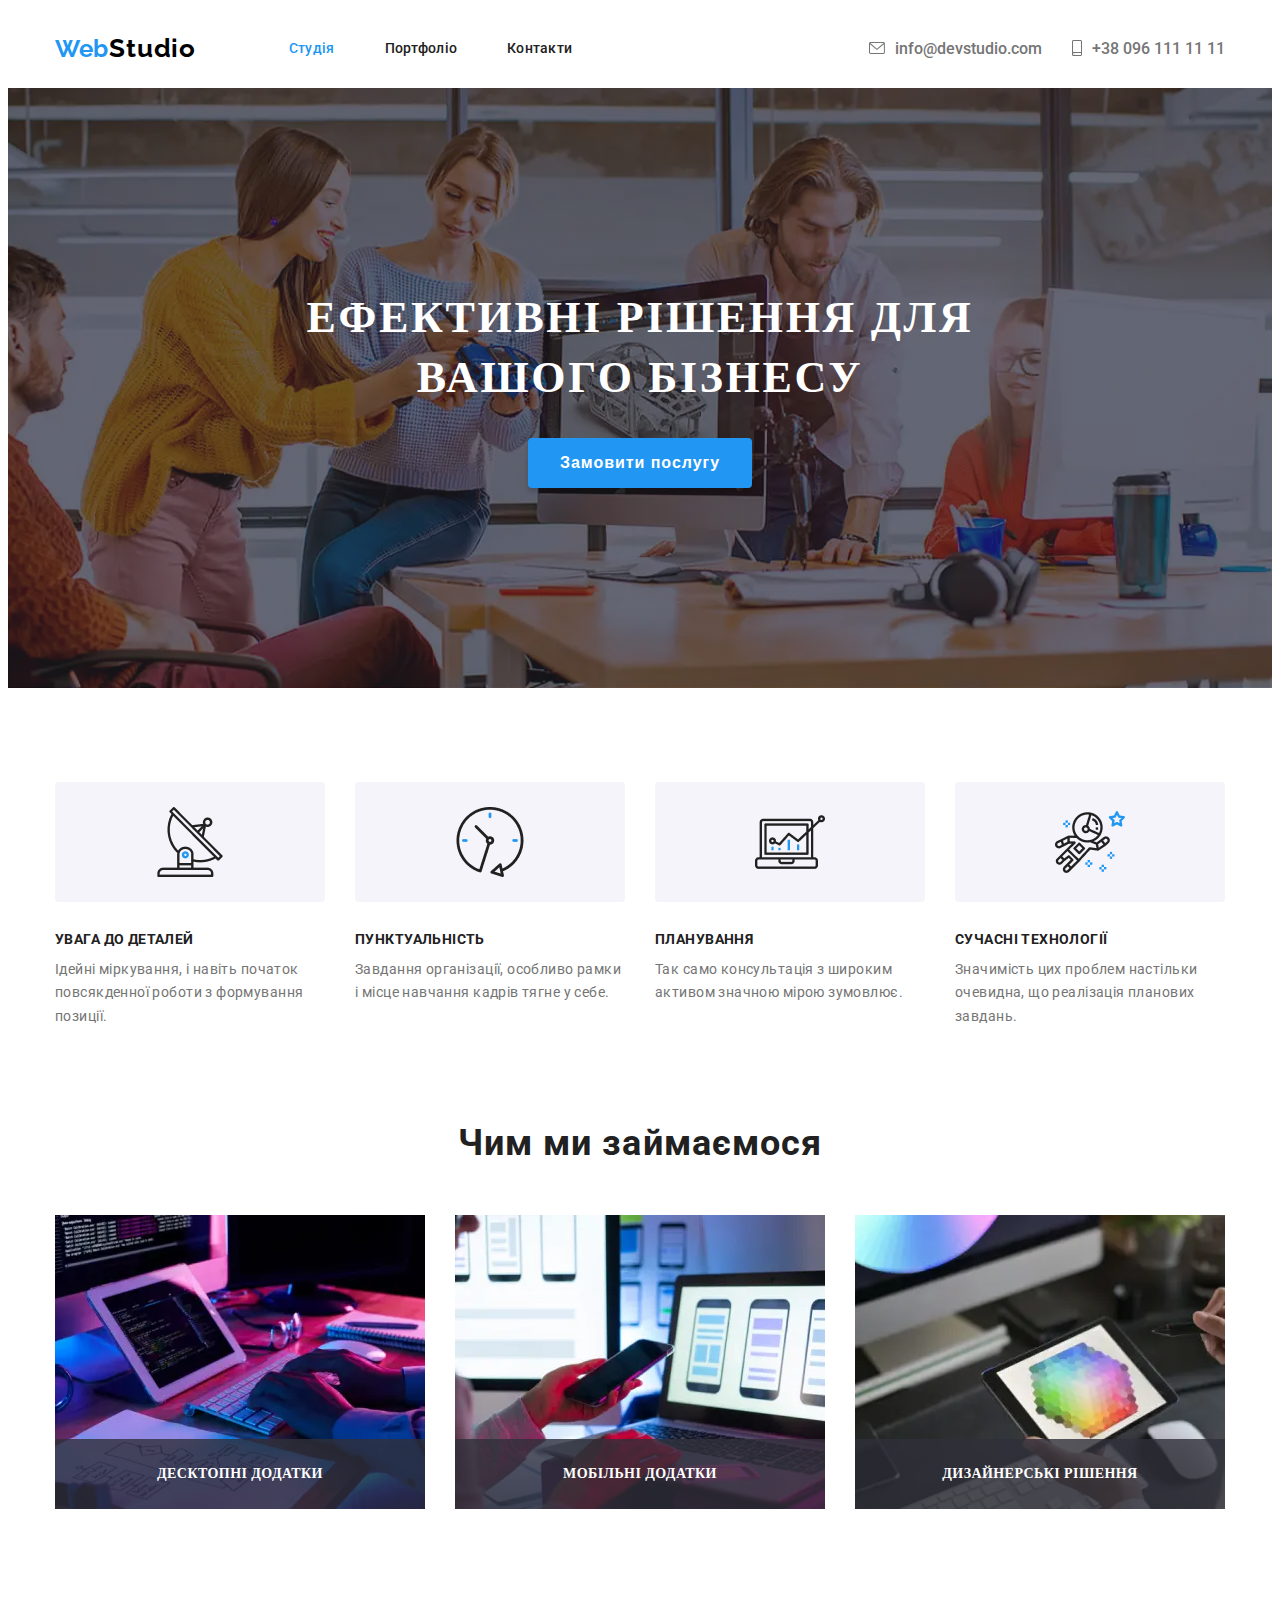
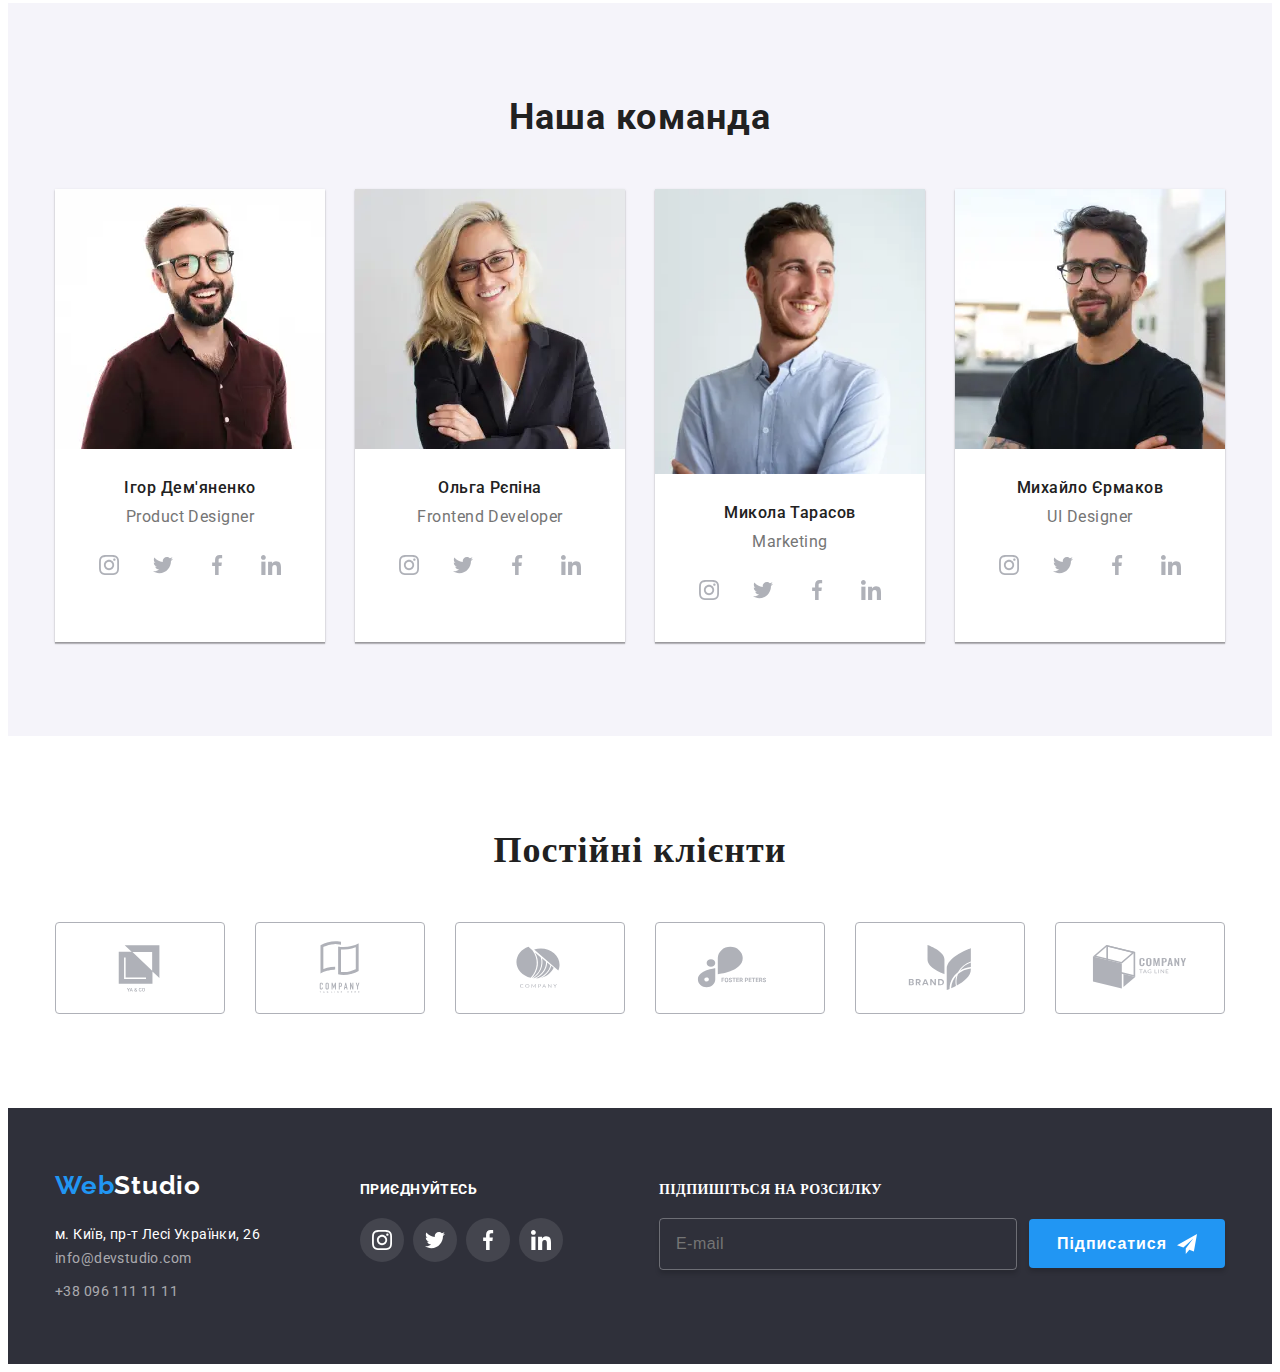
<file: index.html>
<!DOCTYPE html>
<html lang="en">

<head>
    <meta charset="UTF-8">
    <meta name="viewport" content="width=device-width, initial-scale=1.0">
    <title>WebStudio</title>
    <link rel="stylesheet" href="https://cdnjs.cloudflare.com/ajax/libs/modern-normalize/2.0.0/modern-normalize.min.css"
        integrity="sha512-4xo8blKMVCiXpTaLzQSLSw3KFOVPWhm/TRtuPVc4WG6kUgjH6J03IBuG7JZPkcWMxJ5huwaBpOpnwYElP/m6wg=="
        crossorigin="anonymous" referrerpolicy="no-referrer" />
    <link rel="preconnect" href="https://fonts.googleapis.com">
    <link rel="preconnect" href="https://fonts.gstatic.com" crossorigin>
    <link
        href="https://fonts.googleapis.com/css2?family=Raleway:ital,wght@0,100..900;1,100..900&family=Roboto:ital,wght@0,100;0,300;0,400;0,500;0,700;0,900;1,100;1,300;1,400;1,500;1,700;1,900&display=swap"
        rel="stylesheet">
    <link rel="stylesheet" href="./scss/main.css    ">
</head>

<body>
    <header class="header">
        <div class="container box">

            <a href="./index.html" class="header__logo"> <span class="logo__span"> Web</span>Studio </a>
            <button type="button" class="header__btn " js-open-menu>
                <svg class="header__menu">
                    <use href="./img/symbol-defs.svg#icon-byrger"></use>
                </svg>
            </button>
            <nav class="header__nav">
                <ul class="nav__list">
                    <li class="nav__item"><a href="./index.html" class="nav__link active"
                            style="color: #2196F3;">Студія</a></li>
                    <li class="nav__item"><a href="./pages/portfolio.html" class="nav__link">Портфоліо</a>
                    </li>
                    <li class="nav__item"><a href="#footer" class="nav__link">Контакти</a></li>
                </ul>
            </nav>
            <ul class="header__list">
                <li class="header__item">
                    <a href="mailto:info@devstudio.com" class="header__link"><svg class="header__svg">
                            <use href="./img/symbol-defs.svg#icon-email"></use>
                        </svg><span class="header__cell">info@devstudio.com</span> </a>
                </li>
                <li class="header__item">
                    <a href="tel:+380961111111" class="header__link"><svg class="header__svg">
                            <use href="./img/symbol-defs.svg#icon-telephone"></use>
                        </svg><span class="header__cell">+38 096 111 11 11</span> </a>
                </li>
        </div>
        </ul>
        <div class="mobile__menu  is__hidden" js-menu-container>
            <button type="button" class="mobile__cerrar " js-close-menu>
                <svg class="close">
                    <use href="./img/symbol-defs.svg#icon-close"></use>
                </svg>
            </button>
            <ul class="mobile__list">
                <li class="mobile__item">
                    <a href="./index.html" class="mobile__text active">Студія</a>
                </li>
                <li class="mobile__item">
                    <a href="./pages/portfolio.html" class="mobile__text ">Портфоліо</a>
                </li>
                <li class="mobile__item">
                    <a href="#footer" class="mobile__text ">Контакти</a>
                </li>
                <li class="mobile__item">
                    <a href="mailto:info@devstudio.com" class="mobile__text" style=" color: #2196F3;
                     font-size: 34px; font-weight: 500; letter-spacing: 0.68px;">+38 096 111 11 11</a>
                </li>
                <li class="mobile__item">
                    <a href="tel:+380961111111" class="mobile__text " style="color: #757575;
                    font-size: 24px;
                    font-weight: 500;
                    letter-spacing: 0.48px;">info@devstudio.com</a>
                </li>
            </ul>
            <ul class="mobile__lest">
                <li class="lest__item">
                    <a href="#" class="item__text">Instagram</a>
                </li>
                <li class="lest__item">
                    <div></div>
                </li>
                <li class="lest__item">
                    <a href="#" class="item__text">Twitter</a>
                </li>
                <li class="lest__item">
                    <div></div>
                </li>
                <li class="lest__item">
                    <a href="#" class="item__text">Facebook</a>
                </li>
                <li class="lest__item">
                    <div></div>
                </li>
                <li class="lest__item">
                    <a href="#" class="item__text">LinkedIn</a>
                </li>
            </ul>
        </div>
    </header>
    <main>
        <!-- Секція герой -->
        <section class="hero">
            <div class="container">
                <h1 class="hero__title">Ефективні рішення для вашого бізнесу</h1>
                <button type="button" class="hero__button" data-modal-open>Замовити послугу</button>
            </div>
        </section>
        <!-- Наші переваги -->
        <section class="advantages">
            <div class="container">
                <ul class="advantages__list">
                    <li class="advantages__item">
                        <h2 class="advantages__title">УВАГА ДО ДЕТАЛЕЙ</h2>
                        <p class="advantages__text">Ідейні міркування, і навіть початок повсякденної роботи з формування
                            позиції.
                        </p>
                    </li>
                    <li class="advantages__item">
                        <h2 class="advantages__title">ПУНКТУАЛЬНІСТЬ</h2>
                        <p class="advantages__text">Завдання організації, особливо рамки і місце навчання кадрів тягне у
                            себе.</p>
                    </li>
                    <li class="advantages__item">
                        <h2 class="advantages__title">ПЛАНУВАННЯ</h2>
                        <p class="advantages__text">Так само консультація з широким активом значною мірою зумовлює.</p>
                    </li>
                    <li class="advantages__item">
                        <h2 class="advantages__title">СУЧАСНІ ТЕХНОЛОГІЇ</h2>
                        <p class="advantages__text">Значимість цих проблем настільки очевидна, що реалізація планових
                            завдань.</p>
                    </li>
                </ul>
            </div>
        </section>
        <!-- Чим ми займаємося -->
        <section class="work">
            <div class="container">
                <h2 class="work__title">Чим ми займаємося</h2>
                <ul class="work__list">
                    <li class="work__item">
                        <picture>
                            <source
                                srcset="./img/dekstop/desktopdodat@2x.webp 2x, ./img/dekstop/desktopdodat@1x.webp 1x"
                                media="(min-width: 1200px)">
                            <img src="./img/computer.jpg" alt="Computer" class="work__img">
                        </picture>
                        <div class="work__box">
                            <p class="work__text">Десктопні додатки</p>
                        </div>
                    </li>
                    <li class="work__item">
                        <picture>
                            <source
                                srcset="./img/dekstop/mobiledodatkudekstop@2x.webp 2x, ./img/dekstop/mobiledodatkudekstop@1x.webp 1x"
                                media="(min-width: 1200px)">
                            <img src="./img/tel.jpg" alt="Tel" class="work__img">
                        </picture>
                        <div class="work__box">
                            <p class="work__text">Мобільні додатки</p>
                        </div>
                    </li>
                    <li class="work__item">
                        <picture>
                            <source
                                srcset="./img/dekstop/dizainedodat@2x.webp 2x, ./img/dekstop/dizainedodat@1x.webp 1x"
                                media="(min-width: 1200px)">
                            <img src="./img/tablet.jpg" alt="Tablet" class="work__img">
                        </picture>
                        <div class="work__box">
                            <p class="work__text">Дизайнерські рішення</p>
                        </div>
                    </li>
                </ul>
            </div>
        </section>
        <!-- Наша Команда -->
        <section class="comand">
            <div class="container">
                <h2 class="comand__title">Наша команда</h2>
                <ul class="comand__list">
                    <li class="comand__item">
                        <picture>
                            <source srcset="./img/dekstop/igordesktop@1x.webp 1x, ./img/dekstop/igordesktop@2x.webp 2x"
                                media="(min-width: 1200px)" />
                            <source srcset="./img/tablet/igortablet@1x.webp 1x, ./img/tablet/igortablet@2x.webp 2x,"
                                media="(min-width: 768px)">
                            <source srcset="./img/mobile/igormobile@1x.webp 1x, ./img/mobile/igormobile@2x.webp 2x,"
                                media="(max-width: 767px)">
                            <img src="./img/igor.jpg" alt="Ігор" class="comand__img">
                        </picture>
                        <div class="comand__box">
                            <h3 class="comand__subtitle">Ігор Дем'яненко</h3>
                            <p class="comand__text">Product Designer</p>
                            <ul class="comand__lest">
                                <li class="comand__iteam"><a href="" class="comand__lenk"><svg class="comand__svg">
                                            <use href="./img/symbol-defs.svg#icon-instagram"></use>
                                        </svg></a></li>
                                <li class="comand__iteam"><a href="" class="comand__lenk"><svg class="comand__svg">
                                            <use href="./img/symbol-defs.svg#icon-twitter"></use>
                                        </svg></a> </li>
                                <li class="comand__iteam"><a href="" class="comand__lenk"><svg class="comand__svg">
                                            <use href="./img/symbol-defs.svg#icon-facebook"></use>
                                        </svg></a></li>
                                <li class="comand__iteam"> <a href="" class="comand__lenk"><svg class="comand__svg">
                                            <use href="./img/symbol-defs.svg#icon-linkedin"></use>
                                        </svg></a></li>
                            </ul>
                        </div>
                    </li>
                    <li class="comand__item">
                        <picture>
                            <source srcset="img/dekstop/olgadesktop@1x.webp 1x, img/dekstop/olgadesktop@2x.webp 2x,"
                                media="(min-width: 1200px)">
                            <source srcset="./img/tablet/olgatablet@1x.webp 1x, ./img/tablet/olgatablet@2x.webp 2x"
                                media="(min-width: 768px)">
                            <source srcset="./img/mobile/olgamobile@1x.webp 1x, ./img/mobile/olgamobile@2x.webp 2x"
                                media="(max-width: 767px)">
                            <img src="./img/olga.jpg" alt="Ольга" class="comand__img">
                        </picture>

                        <div class="comand__box">
                            <h3 class="comand__subtitle">Ольга Рєпіна</h3>
                            <p class="comand__text">Frontend Developer</p>
                            <ul class="comand__lest">
                                <li class="comand__iteam"><a href="" class="comand__lenk"><svg class="comand__svg">
                                            <use href="./img/symbol-defs.svg#icon-instagram"></use>
                                        </svg></a></li>
                                <li class="comand__iteam"><a href="" class="comand__lenk"><svg class="comand__svg">
                                            <use href="./img/symbol-defs.svg#icon-twitter"></use>
                                        </svg></a> </li>
                                <li class="comand__iteam"><a href="" class="comand__lenk"><svg class="comand__svg">
                                            <use href="./img/symbol-defs.svg#icon-facebook"></use>
                                        </svg></a></li>
                                <li class="comand__iteam"> <a href="" class="comand__lenk"><svg class="comand__svg">
                                            <use href="./img/symbol-defs.svg#icon-linkedin"></use>
                                        </svg></a></li>
                            </ul>
                        </div>
                    </li>
                    <li class="comand__item">
                        <picture>
                            <source
                                srcset="./img/dekstop/mikoladesktop@1x.webp 1x, ./img/dekstop/mikoladesktop@2x.webp 2x"
                                media="min-width: 1200px">
                            <source srcset="./img/tablet/mukolat@1x.webp 1x, ./img/tablet/mukolat@2x.webp 2x,"
                                media="(min-width: 768px)">
                            <source
                                srcset="./img/mobile/mikhailomobile@1x.webp 1x, ./img/mobile/mikhailomobile@2x.webp 2x"
                                media="(max-width: 767px)">
                            <img src="./img/mukola.jpg" alt="Микола" class="comand__img">
                        </picture>

                        <div class="comand__box">
                            <h3 class="comand__subtitle">Микола Тарасов</h3>
                            <p class="comand__text">Marketing</p>
                            <ul class="comand__lest">
                                <li class="comand__iteam"><a href="" class="comand__lenk"><svg class="comand__svg">
                                            <use href="./img/symbol-defs.svg#icon-instagram"></use>
                                        </svg></a></li>
                                <li class="comand__iteam"><a href="" class="comand__lenk"><svg class="comand__svg">
                                            <use href="./img/symbol-defs.svg#icon-twitter"></use>
                                        </svg></a> </li>
                                <li class="comand__iteam"><a href="" class="comand__lenk"><svg class="comand__svg">
                                            <use href="./img/symbol-defs.svg#icon-facebook"></use>
                                        </svg></a></li>
                                <li class="comand__iteam"> <a href="" class="comand__lenk"><svg class="comand__svg">
                                            <use href="./img/symbol-defs.svg#icon-linkedin"></use>
                                        </svg></a></li>
                            </ul>
                        </div>
                    </li>
                    <li class="comand__item">
                        <picture>
                            <source
                                srcset="./img/dekstop/mihailodesktop@1x.webp 1x, ./img/dekstop/mihailodesktop@2x.webp 2x"
                                media="(min-width: 1200px)">
                            <source
                                srcset="./img/tablet/mukolaermakov@1x.webp 1x, ./img/tablet/mukolaermakov@2x.webp 2x"
                                media="(min-width: 768px)">
                            <source
                                srcset="./img/mobile/mikhailoermakovmobile@1x.webp 1x, ./img/mobile/mikhailoermakovmobile@2x.webp 2x"
                                media="(max-width: 767px)">
                            <img src="./img/mikhailo.jpg" alt="Михайло" class="comand__img">
                        </picture>

                        <div class="comand__box">
                            <h3 class="comand__subtitle">Михайло Єрмаков</h3>
                            <p class="comand__text">UI Designer</p>
                            <ul class="comand__lest">
                                <li class="comand__iteam"><a href="" class="comand__lenk"><svg class="comand__svg">
                                            <use href="./img/symbol-defs.svg#icon-instagram"></use>
                                        </svg></a></li>
                                <li class="comand__iteam"><a href="" class="comand__lenk"><svg class="comand__svg">
                                            <use href="./img/symbol-defs.svg#icon-twitter"></use>
                                        </svg></a> </li>
                                <li class="comand__iteam"><a href="" class="comand__lenk"><svg class="comand__svg">
                                            <use href="./img/symbol-defs.svg#icon-facebook"></use>
                                        </svg></a></li>
                                <li class="comand__iteam"> <a href="" class="comand__lenk"><svg class="comand__svg">
                                            <use href="./img/symbol-defs.svg#icon-linkedin"></use>
                                        </svg></a></li>
                            </ul>
                        </div>
                    </li>
                </ul>
            </div>
        </section>
        <!-- Clients -->
        <section class="clients">
            <div class="container">
                <h1 class="clients__title">Постійні клієнти</h1>
                <ul class="clients__list">
                    <li class="clients__item">
                        <a href="" class="clients__link"><svg class="clients__svg">
                                <use href="./img/symbol-defs.svg#icon-yago"></use>
                            </svg></a>
                    </li>
                    <li class="clients__item">
                        <a href="" class="clients__link"><svg class="clients__svg">
                                <use href="./img/symbol-defs.svg#icon-company-three"></use>
                            </svg></a>
                    </li>
                    <li class="clients__item">
                        <a href="" class="clients__link"><svg class="clients__svg">
                                <use href="./img/symbol-defs.svg#icon-company-second-1"></use>
                            </svg></a>
                    </li>
                    <li class="clients__item">
                        <a href="" class="clients__link"><svg class="clients__svg">
                                <use href="./img/symbol-defs.svg#icon-foster-pasters"></use>
                            </svg></a>
                    </li>
                    <li class="clients__item">
                        <a href="" class="clients__link"><svg class="clients__svg">
                                <use href="./img/symbol-defs.svg#icon-brand"></use>
                            </svg></a>
                    </li>
                    <li class="clients__item">
                        <a href="" class="clients__link"><svg class="clients__svg">
                                <use href="./img/symbol-defs.svg#icon-company"></use>
                            </svg></a>
                    </li>
                </ul>
            </div>
        </section>
    </main>
    <footer class="footer" id="footer">
        <div class="container">
            <div class="footer__wrapper">
                <a href="./index.html" class="footer__logo"><span class="footer__span"> Web</span>Studio</a>
                <address class="address">
                    <a href="https://www.google.com/maps/d/viewer?mid=10uSM3H-mIU3GznYo2szRIEphczw&hl=en_US&ll=50.42732700000001%2C30.538092&z=17"
                        target="_blank" class="address__link">м. Київ, пр-т Лесі Українки, 26</a>
                    <ul class="adres__list">
                        <li class="address__item"><a href="mailto:info@devstudio.com"
                                class="address__citation">info@devstudio.com</a></li>
                        <li class="address__item"><a href="tel:+380961111111" class="address__citation">+38 096 111 11
                                11</a>
                        </li>
                    </ul>
                </address>
            </div>
            <div class="footer__boxx">
                <h2 class="footer__subtitle">приєднуйтесь</h2>
                <ul class="footer__list">
                    <li class="footer__item">
                        <a href="" class="footer__social"><svg class="footer__svg">
                                <use href="./img/symbol-defs.svg#icon-instagram"></use>
                            </svg></a>

                    </li>
                    <li class="footer__item">
                        <a href="" class="footer__social"><svg class="footer__svg">
                                <use href="./img/symbol-defs.svg#icon-twitter"></use>
                            </svg></a>

                    </li>
                    <li class="footer__item">
                        <a href="" class="footer__social"><svg class="footer__svg">
                                <use href="./img/symbol-defs.svg#icon-facebook"></use>
                            </svg></a>

                    </li>
                    <li class="footer__item">
                        <a href="" class="footer__social"><svg class="footer__svg">
                                <use href="./img/symbol-defs.svg#icon-linkedin"></use>
                            </svg></a>
                    </li>
                </ul>
            </div>
            <div class="footer__bboxx">
                <h2 class="footer__title">Підпишіться на розсилку</h2>
                <form class="footer__form">
                    <input type="email" class="footer__input" placeholder="E-mail" required>
                    <button type="submit" class="footer__button">Підписатися<svg class="footer__svg">
                            <use href="./img/symbol-defs.svg#icon-telegram"></use>
                        </svg></button>

                </form>
            </div>
        </div>
    </footer>
    <div class="backdrop is__hidden" data-modal>
        <div class="modal">
            <h2 class="modal__title">Залиште свої дані, ми вам передзвонимо</h2>
            <form action="" class="modal__form">
                <div class="modal__box">
                    <label class="modal__label">Ім'я
                        <input type="text" class="modal__input" required minlength="3" maxlength="20">
                        <svg class="modal__svg">
                            <use href="./img/symbol-defs.svg#icon-user"></use>
                        </svg>
                    </label>
                </div>
                <div class="modal__box">
                    <label class="modal__label">Телефон
                        <input type="tel" class="modal__input" required pattern="^(\+?38)?0\d{9}$"
                            placeholder="Введіть номер телефону без пробілів.">
                        <svg class="modal__svg">
                            <use href="./img/symbol-defs.svg#icon-phone"></use>
                        </svg>
                    </label>
                </div>
                <div class="modal__box">
                    <label class="modal__label">Пошта
                        <input type="email" class="modal__input" required>
                        <svg class="modal__svg">
                            <use href="./img/symbol-defs.svg#icon-email"></use>
                        </svg>
                    </label>
                </div>
                <label class="modal__label">Коментар
                    <textarea name="" class="modal__textarea" placeholder="Введіть текст"></textarea>
                </label>
                <label class="modal__label">
                    <input type="checkbox" name="" id="" class="modal__checkbox" required>
                    <p class="modal__text">Погоджуюся з розсилкою та приймаю <span class="modal__span">Умови
                            договору</span></p>
                </label>
                <label class="modal__label">
                    <button type="submit" class="modal__button">Відправити</button>
                </label>
                <button type="button" class="form__close" data-modal-close>
                    <svg class="close">
                        <use href="./img/symbol-defs.svg#icon-close"></use>
                    </svg>
                </button>
            </form>
        </div>
    </div>
    <script src="./js/modal.js"></script>
    <script src="./js/mobile-menu.js"></script>
</body>

</html>
</file>
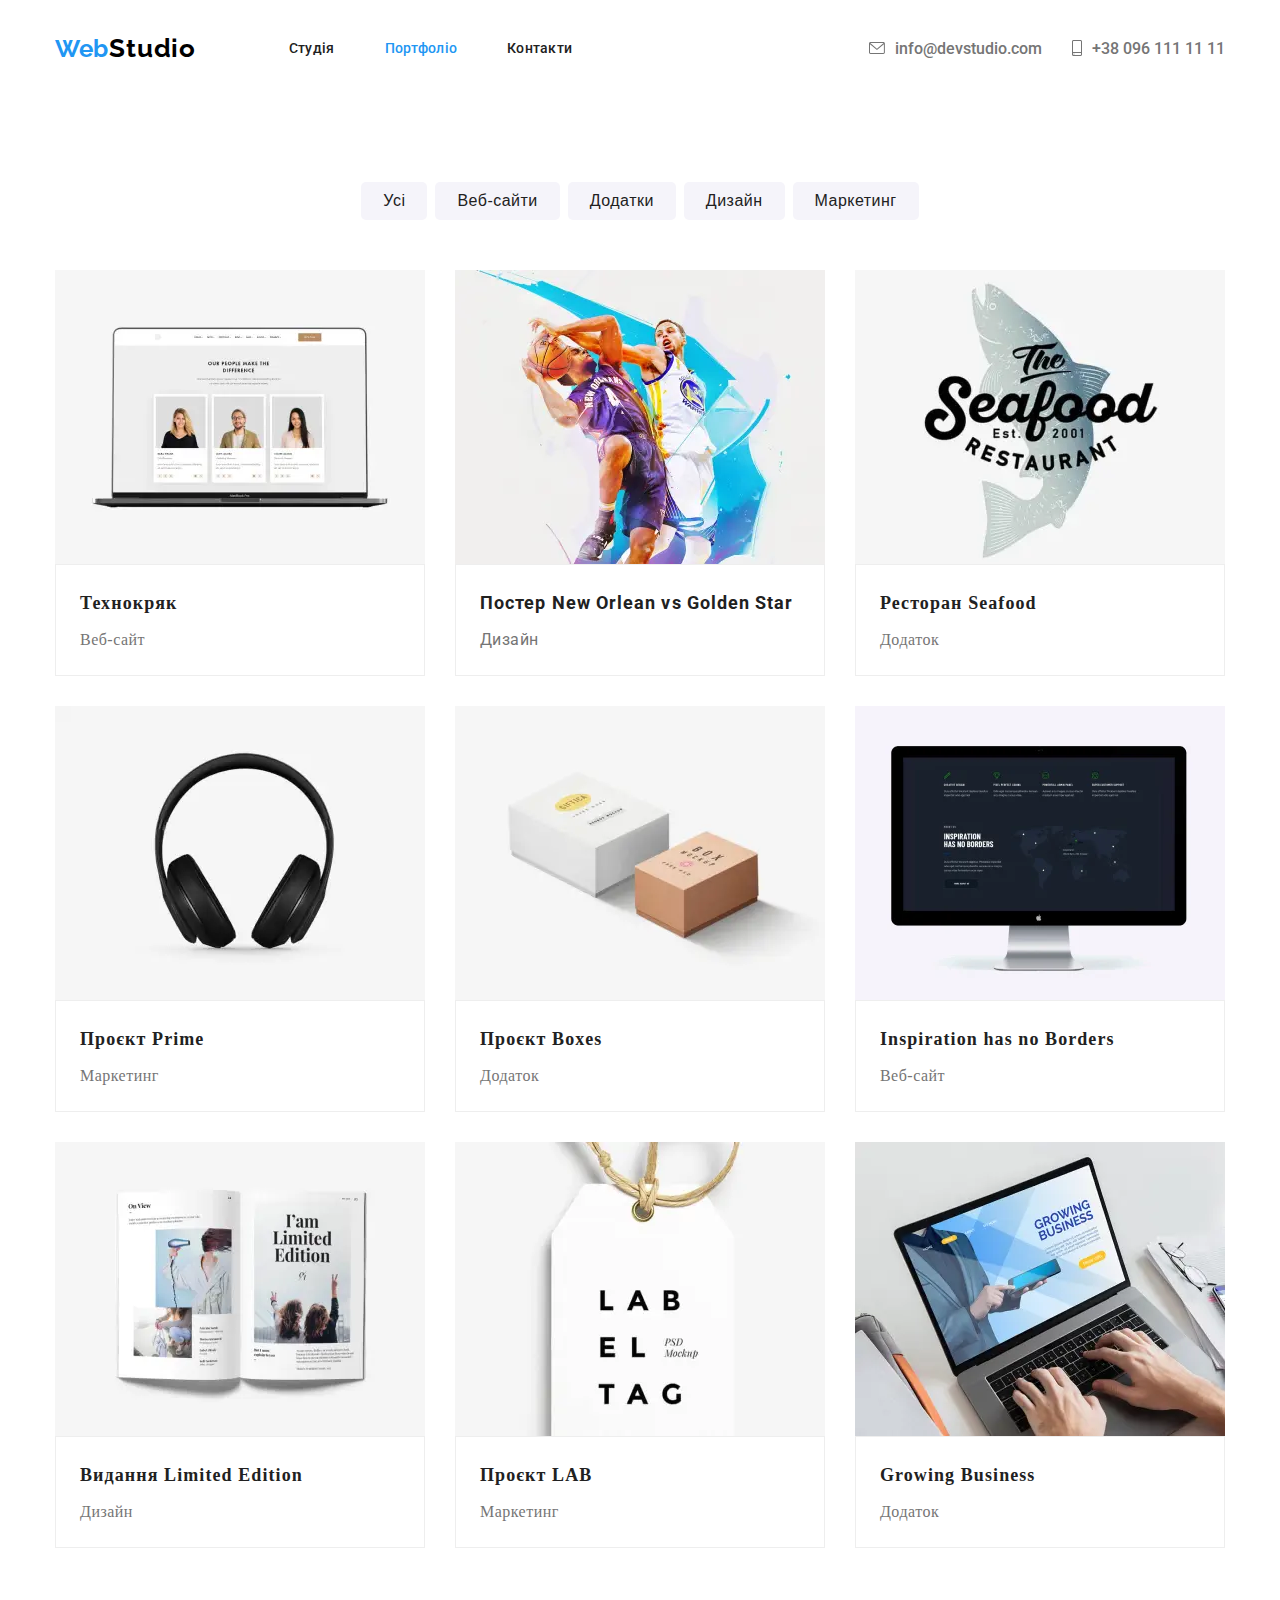
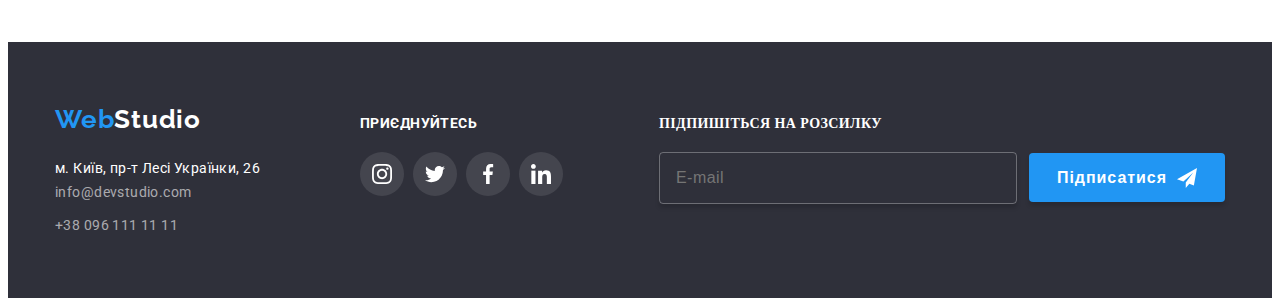
<file: pages/portfolio.html>
<!DOCTYPE html>
<html lang="en">

<link>
<meta charset="UTF-8">
<meta name="viewport" content="width=device-width, initial-scale=1.0">
<title>Portfolio</title>
<link rel="stylesheet" href="https://cdnjs.cloudflare.com/ajax/libs/modern-normalize/2.0.0/modern-normalize.min.css"
    integrity="sha512-4xo8blKMVCiXpTaLzQSLSw3KFOVPWhm/TRtuPVc4WG6kUgjH6J03IBuG7JZPkcWMxJ5huwaBpOpnwYElP/m6wg=="
    crossorigin="anonymous" referrerpolicy="no-referrer" />
<link rel="preconnect" href="https://fonts.googleapis.com">
<link rel="preconnect" href="https://fonts.gstatic.com" crossorigin>
<link
    href="https://fonts.googleapis.com/css2?family=Raleway:ital,wght@0,100..900;1,100..900&family=Roboto:ital,wght@0,100;0,300;0,400;0,500;0,700;0,900;1,100;1,300;1,400;1,500;1,700;1,900&display=swap"
    rel="stylesheet">
<link rel="stylesheet" href="../scss/main.css">
</head>

<body>
    <header class="header">
        <div class="container box">

            <a href="../index.html" class="header__logo"> <span class="logo__span"> Web</span>Studio </a>
            <button type="button" class="header__btn " js-open-menu>
                <svg class="header__menu">
                    <use href="../img/symbol-defs.svg#icon-byrger"></use>
                </svg>
            </button>
            <nav class="header__nav">
                <ul class="nav__list">
                    <li class="nav__item"><a href="../index.html " class="nav__link ">Студія</a></li>
                    <li class="nav__item"><a href="./pages/portfolio.html" class="nav__link active">Портфоліо</a>
                    </li>
                    <li class="nav__item"><a href="#footer" class="nav__link">Контакти</a></li>
                </ul>
            </nav>
            <ul class="header__list">
                <li class="header__item">
                    <a href="mailto:info@devstudio.com" class="header__link"><svg class="header__svg">
                            <use href="../img/symbol-defs.svg#icon-email"></use>
                        </svg>info@devstudio.com</a>
                </li>
                <li class="header__item"><a href="tel:+380961111111" class="header__link"><svg class="header__svg">
                            <use href="../img/symbol-defs.svg#icon-telephone"></use>
                        </svg> +38 096 111 11 11</a></li>
        </div>
        </ul>
        <div class="mobile__menu  is__hidden" js-menu-container>
            <button type="button" class="mobile__cerrar " js-close-menu>
                <svg class="close">
                    <use href="../img/symbol-defs.svg#icon-close"></use>
                </svg>
            </button>
            <ul class="mobile__list">
                <li class="mobile__item">
                    <a href="../index.html" class="mobile__text ">Студія</a>
                </li>
                <li class="mobile__item">
                    <a href="./pages/portfolio.html" class="mobile__text active">Портфоліо</a>
                </li>
                <li class="mobile__item">
                    <a href="#footer" class="mobile__text ">Контакти</a>
                </li>
                <li class="mobile__item">
                    <a href="mailto:info@devstudio.com" class="mobile__text" style=" color: #2196F3;
                     font-size: 34px; font-weight: 500; letter-spacing: 0.68px;">+38 096 111 11 11</a>
                </li>
                <li class="mobile__item">
                    <a href="tel:+380961111111" class="mobile__text " style="color: #757575;
                    font-size: 24px;
                    font-weight: 500;
                    letter-spacing: 0.48px;">info@devstudio.com</a>
                </li>
            </ul>
            <ul class="mobile__lest">
                <li class="lest__item">
                    <p class="item__text">Instagram</p>
                </li>
                <li class="lest__item">
                    <div></div>
                </li>
                <li class="lest__item">
                    <p class="item__text">Twitter</p>
                </li>
                <li class="lest__item">
                    <div></div>
                </li>
                <li class="lest__item">
                    <p class="item__text">Facebook</p>
                </li>
                <li class="lest__item">
                    <div></div>
                </li>
                <li class="lest__item">
                    <p class="item__text">LinkedIn</p>
                </li>
            </ul>
        </div>
        <div class="header__line"></div>
    </header>
    <main>
        <!-- Секція кнопок -->
        <section class="btn">
            <div class="container">
                <ul class="btn__list">
                    <li class="btn__item"><button type="button" class="btn__btn">Усі</button></li>
                    <li class="btn__item"><button type="button" class="btn__btn">Веб-сайти</button></li>
                    <li class="btn__item"><button type="button" class="btn__btn">Додатки</button></li>
                    <li class="btn__item"><button type="button" class="btn__btn">Дизайн</button></li>
                    <li class="btn__item"><button type="button" class="btn__btn">Маркетинг</button></li>
                </ul>


                <section class="card">
                    <ul class="card__list">
                        <li class="card__item">
                            <picture>
                                <source
                                    srcset="../img/dekstop/portfolio/tehnokruk-dekstop@1x.webp 1x, ../img/dekstop/portfolio/tehnokruk-dekstop@2x.webp 2x"
                                    media="(min-width: 1200px)">
                                <source
                                    srcset="../img/tablet/portfolio/tehnocryaktablet@1x.webp 1x, ../img/tablet/portfolio/tehnocryaktablet@2x.webp 2x"
                                    media="(min-width: 768px)">
                                <source
                                    srcset="../img/mobile/portfolio/tehnocryakmobile@1x.webp 1x, ../img/mobile/portfolio/tehnocryakmobile@2x.webp 2x"
                                    media="(max-width: 767px)">
                                <img src="../img/computerdva.jpg" alt="Computer1" class="card__img">
                            </picture>
                            <div class="item__box">
                                <p class="box__text">Ресурс пропонує комплексні пропозиції з різним рівнем функціоналу
                                    та сервісів. Все це дозволить відвідувачу отримати вичерпні відомості про компанію
                                    чи приватну особу.</p>
                            </div>
                            <div class="card__box">
                                <h3 class="card__title">Технокряк</h3>
                                <p class="card__text">Веб-сайт</p>
                            </div>
                        </li>
                        <li class="card__item">
                            <div class="item__boxx">
                                <picture>
                                    <source
                                        srcset="../img/dekstop/portfolio/basketball-dekstop@1x.webp 1x, ../img/dekstop/portfolio/basketball-dekstop@2x.webp 2x"
                                        media="(min-width: 1200px)">
                                    <source
                                        srcset="../img/tablet/portfolio/neworleantablet@1x.webp 1x, ../img/tablet/portfolio/neworleantablet@2x.webp 2x"
                                        media="(min-width: 768px)">
                                    <source
                                        srcset="../img/mobile/portfolio/neworleanmobile@1x.webp 1x, ../img/mobile/portfolio/neworleanmobile@2x.webp 2x"
                                        media="(max-width: 767px)">
                                    <img src="../img/basketbol.jpg" alt="Basketbol" class="card__img">
                                </picture>
                                <div class="item__box">
                                    <p class="box__text">Ресурс пропонує комплексні пропозиції з різним рівнем
                                        функціоналу та
                                        сервісів. Все це дозволить відвідувачу отримати вичерпні відомості про компанію
                                        чи
                                        приватну особу.</p>
                                </div>
                            </div>
                            <div class="card__box">
                                <h3 class="card__title">Постер New Orlean vs Golden Star</h3>
                                <p class="card__text">Дизайн</p>
                            </div>
                        </li>
                        <li class="card__item">
                            <picture>
                                <source
                                    srcset="../img/dekstop/portfolio/restoran_seafood-dekstop@1x.webp 1x, ../img/dekstop/portfolio/restoran_seafood-dekstop@2x.webp 2x"
                                    media="(min-width: 1200px)">
                                <source
                                    srcset="../img/tablet/portfolio/seafoodtablet@1x.webp 1x, ../img/tablet/portfolio/seafoodtablet@2x.webp 2x"
                                    media="(min-width: 768px)">
                                <source
                                    srcset="../img/mobile/portfolio/seafoodmobile@1x.webp 1x, ../img/mobile/portfolio/seafoodmobile@2x.webp 2x"
                                    media="(max-width: 767px)">
                                <img src="../img/restoran.jpg" alt="Restoran" class="card__img">
                            </picture>
                            <div class="item__box">
                                <p class="box__text">Ресурс пропонує комплексні пропозиції з різним рівнем функціоналу
                                    та
                                    сервісів. Все це дозволить відвідувачу отримати вичерпні відомості про компанію чи
                                    приватну особу.</p>
                            </div>
                            <div class="card__box">
                                <h3 class="card__title">Ресторан Seafood</h3>
                                <p class="card__text">Додаток</p>
                            </div>
                        </li>
                        <li class="card__item">
                            <picture>
                                <source
                                    srcset="../img/dekstop/portfolio/proekt_prime-dekstop@1x.webp 1x, ../img/dekstop/portfolio/proekt_prime-dekstop@2x.webp 2x"
                                    media="(min-width: 1200px)">
                                <source
                                    srcset="../img/tablet/portfolio/primetablet@1x.webp 1x, ../img/tablet/portfolio/primetablet@2x.webp 2x"
                                    media="(min-width: 768px)">
                                <source
                                    srcset="../img/mobile/portfolio/primemobile@1x.webp 1x, ../img/mobile/portfolio/primemobile@2x.webp 2x"
                                    media="(max-width: 767px)">
                                <img src="../img/speakers.jpg" alt="Speakers" class="card__img">
                            </picture>
                            <div class="item__box">
                                <p class="box__text">Ресурс пропонує комплексні пропозиції з різним рівнем функціоналу
                                    та
                                    сервісів. Все це дозволить відвідувачу отримати вичерпні відомості про компанію чи
                                    приватну особу.</p>
                            </div>
                            <div class="card__box">
                                <h3 class="card__title">Проєкт Prime</h3>
                                <p class="card__text">Маркетинг</p>
                            </div>
                        </li>
                        <li class="card__item">
                            <picture>
                                <source
                                    srcset="../img/dekstop/portfolio/boxes-dekstop@1x.webp 1x, ../img/dekstop/portfolio/boxes-dekstop@2x.webp 2x"
                                    media="(min-width: 1200px)">
                                <source
                                    srcset="../img/tablet/portfolio/boxestablet@1x.webp 1x, ../img/tablet/portfolio/boxestablet@2x.webp 2x"
                                    media="(min-width: 768px)">
                                <source
                                    srcset="../img/mobile/portfolio/boxesmobile@1x.webp 1x, ../img/mobile/portfolio/boxesmobile@2x.webp 2x"
                                    media="(max-width: 767px)">
                                <img src="../img/boxes.jpg" alt="Boxes" class="card__img">
                            </picture>
                            <div class="item__box">
                                <p class="box__text">Ресурс пропонує комплексні пропозиції з різним рівнем функціоналу
                                    та
                                    сервісів. Все це дозволить відвідувачу отримати вичерпні відомості про компанію чи
                                    приватну особу.</p>
                            </div>
                            <div class="card__box">
                                <h3 class="card__title">Проєкт Boxes</h3>
                                <p class="card__text">Додаток</p>
                            </div>
                        </li>
                        <li class="card__item">
                            <picture>
                                <source
                                    srcset="../img/dekstop/portfolio/nobordersdekstop@1x.webp 1x, ../img/dekstop/portfolio/nobordersdekstop@2x.webp 2x"
                                    media="(min-width: 1200px)">
                                <source
                                    srcset="../img/tablet/portfolio/inspirationtablet@1x.webp 1x, ../img/tablet/portfolio/inspirationtablet@2x.webp 2x"
                                    media="(min-width: 768px)">
                                <source
                                    srcset="../img/mobile/portfolio/inspirationmobile@1x.webp 1x, ../img/mobile/portfolio/inspirationmobile@2x.webp 2x"
                                    media="(max-width: 767px)">
                                <img src="../img/monitor.jpg" alt="Monitor" class="card__img">
                            </picture>
                            <div class="item__box">
                                <p class="box__text">Ресурс пропонує комплексні пропозиції з різним рівнем функціоналу
                                    та
                                    сервісів. Все це дозволить відвідувачу отримати вичерпні відомості про компанію чи
                                    приватну особу.</p>
                            </div>
                            <div class="card__box">
                                <h3 class="card__title">Inspiration has no Borders</h3>
                                <p class="card__text">Веб-сайт</p>
                            </div>
                        </li>
                        <li class="card__item">
                            <picture>
                                <source
                                    srcset="../img/dekstop/portfolio/limited_edition-dekstop@1x.webp 1x, ../img/dekstop/portfolio/limited_edition-dekstop@2x.webp 2x"
                                    media="(min-width: 1200px)">
                                <source
                                    srcset="../img/tablet/portfolio/limitedtablet@1x.webp 1x, ../img/tablet/portfolio/limitedtablet@2x.webp 2x"
                                    media="(min-width: 768px)">
                                <source
                                    srcset="../img/mobile/portfolio/limitedmobile@1x.webp 1x, ../img/mobile/portfolio/limitedmobile@2x.webp 2x"
                                    media="(max-width: 767px)">
                                <img src="../img/book.jpg" alt="Book" class="card__img">
                            </picture>
                            <div class="item__box">
                                <p class="box__text">Ресурс пропонує комплексні пропозиції з різним рівнем функціоналу
                                    та
                                    сервісів. Все це дозволить відвідувачу отримати вичерпні відомості про компанію чи
                                    приватну особу.</p>
                            </div>
                            <div class="card__box">
                                <h3 class="card__title">Видання Limited Edition</h3>
                                <p class="card__text">Дизайн</p>
                            </div>
                        </li>
                        <li class="card__item">
                            <picture>
                                <source
                                    srcset="../img/dekstop/portfolio/proekt_lab-dekstop@1x.webp 1x, ../img/dekstop/portfolio/proekt_lab-dekstop@2x.webp 2x"
                                    media="(min-width: 1200px)">
                                <source
                                    srcset="../img/tablet/portfolio/labtablet@1x.webp 1x, ../img/tablet/portfolio/labtablet@2x.webp 2x"
                                    media="(min-width: 768px)">
                                <source
                                    srcset="../img/mobile/portfolio/labmobile@1x.webp 1x, ../img/mobile/portfolio/labmobile@2x.webp 2x"
                                    media="(max-width: 767px)">
                                <img src="../img/label.jpg" alt="label" class="card__img">
                            </picture>
                            <div class="item__box">
                                <p class="box__text">Ресурс пропонує комплексні пропозиції з різним рівнем функціоналу
                                    та
                                    сервісів. Все це дозволить відвідувачу отримати вичерпні відомості про компанію чи
                                    приватну особу.</p>
                            </div>
                            <div class="card__box">
                                <h3 class="card__title">Проєкт LAB</h3>
                                <p class="card__text">Маркетинг</p>
                            </div>
                        </li>
                        <li class="card__item">
                            <picture>
                                <source
                                    srcset="../img/dekstop/portfolio/growing_business-dekstop@1x.webp 1x, ../img/dekstop/portfolio/growing_business-dekstop@2x.webp 2x"
                                    media="(min-width: 1200px)">
                                <source
                                    srcset="../img/tablet/portfolio/growingtablet@1x.webp 1x, ../img/tablet/portfolio/growingtablet@2x.webp 2x"
                                    media="(min-width: 768px)">
                                <source
                                    srcset="../img/mobile/portfolio/growingmobile@1x.webp 1x, ../img/mobile/portfolio/growingmobile@2x.webp 2x"
                                    media="(max-width: 767px)">
                                <img src="../img/laptop.jpg" alt="Laptop" class="card__img">
                            </picture>
                            <div class="item__box">
                                <p class="box__text">Ресурс пропонує комплексні пропозиції з різним рівнем функціоналу
                                    та
                                    сервісів. Все це дозволить відвідувачу отримати вичерпні відомості про компанію чи
                                    приватну особу.</p>
                            </div>
                            <div class="card__box">
                                <h3 class="card__title">Growing Business</h3>
                                <p class="card__text">Додаток</p>
                            </div>
                        </li>
                    </ul>
            </div>
        </section>
    </main>
    <footer class="footer" id="footer">
        <div class="container">
            <div class="footer__wrapper">
                <a href="./index.html" class="footer__logo"><span class="footer__span"> Web</span>Studio</a>
                <address class="address">
                    <a href="https://www.google.com/maps/d/viewer?mid=10uSM3H-mIU3GznYo2szRIEphczw&hl=en_US&ll=50.42732700000001%2C30.538092&z=17"
                        target="_blank" class="address__link">м. Київ, пр-т Лесі Українки, 26</a>
                    <ul class="adres__list">
                        <li class="address__item"><a href="mailto:info@devstudio.com"
                                class="address__citation">info@devstudio.com</a></li>
                        <li class="address__item"><a href="tel:+380961111111" class="address__citation">+38 096 111 11
                                11</a>
                        </li>
                    </ul>
                </address>
            </div>
            <div class="footer__boxx">
                <h2 class="footer__subtitle">приєднуйтесь</h2>
                <ul class="footer__list">
                    <li class="footer__item">
                        <a href="" class="footer__social"><svg class="footer__svg">
                                <use href="../img/symbol-defs.svg#icon-instagram"></use>
                            </svg></a>

                    </li>
                    <li class="footer__item">
                        <a href="" class="footer__social"><svg class="footer__svg">
                                <use href="../img/symbol-defs.svg#icon-twitter"></use>
                            </svg></a>

                    </li>
                    <li class="footer__item">
                        <a href="" class="footer__social"><svg class="footer__svg">
                                <use href="../img/symbol-defs.svg#icon-facebook"></use>
                            </svg></a>

                    </li>
                    <li class="footer__item">
                        <a href="" class="footer__social"><svg class="footer__svg">
                                <use href="../img/symbol-defs.svg#icon-linkedin"></use>
                            </svg></a>
                    </li>
                </ul>
            </div>
            <div class="footer__bboxx">
                <h2 class="footer__title">Підпишіться на розсилку</h2>
                <form class="footer__form">
                    <input type="email" class="footer__input" placeholder="E-mail" required>
                    <button type="submit" class="footer__button">Підписатися<svg class="footer__svg">
                            <use href="../img/symbol-defs.svg#icon-telegram"></use>
                        </svg></button>

                </form>
            </div>
        </div>
    </footer>
    <script src="../js/mobile-menu.js"></script>
</body>

</html>
</file>
<file: scss/main.css>
*,
*::before,
*::after {
  box-sizing: border-box;
}

a {
  text-decoration: none;
}

ul {
  list-style: none;
  margin: 0;
  padding: 0;
}

h1,
h2,
h3,
h4,
h5,
h6,
p {
  margin: 0;
  padding: 0;
}

img {
  display: block;
  width: 100%;
  height: auto;
  max-width: 100%;
}

.container {
  max-width: 1200px;
  margin: 0 auto;
  padding: 0 15px;
}
@media screen and (min-width: 480px) {
  .container {
    width: 480px;
  }
}
@media screen and (min-width: 768px) {
  .container {
    width: 768px;
  }
}
@media screen and (min-width: 1200px) {
  .container {
    width: 1200px;
  }
}

.footer__span {
  font-family: "Raleway";
  font-size: 26px;
  font-weight: 700;
  line-height: 1.38;
  letter-spacing: 0.78px;
}

.header__list .header__item .header__link:focus .header__cell, .header__nav .nav__link {
  font-size: 14px;
  font-weight: 500;
  line-height: 1.14;
  letter-spacing: 0.28px;
}

.footer__title, .work__text, .advantages__title {
  font-size: 14px;
  font-weight: 700;
  line-height: 1.14;
  letter-spacing: 0.42px;
  text-transform: uppercase;
}

.footer .address__link, .advantages__text {
  font-size: 14px;
  font-weight: 400;
  line-height: 1.71;
  letter-spacing: 0.42px;
}

.modal__button {
  font-size: 16px;
  font-weight: 700;
  line-height: 1.87;
  letter-spacing: 0.96px;
}

.header {
  padding-top: 10px;
  padding-bottom: 10px;
}
@media screen and (min-width: 480px) {
  .header {
    padding-top: 10px;
    padding-bottom: 10px;
  }
}
@media screen and (min-width: 768px) {
  .header {
    padding-top: 21px;
    padding-bottom: 21px;
  }
}
@media screen and (min-width: 1200px) {
  .header {
    padding-top: 25px;
    padding-bottom: 25px;
  }
}
.header > .container {
  display: flex;
  align-items: center;
}
.header__logo {
  color: #000;
  font-family: "Raleway";
  font-size: 24px;
  font-style: normal;
  font-weight: 700;
  line-height: normal;
  letter-spacing: 0.72px;
}
@media screen and (min-width: 768px) {
  .header__logo {
    margin-right: 88px;
  }
}
@media screen and (min-width: 1200px) {
  .header__logo {
    font-size: 26px;
    letter-spacing: 0.78px;
    margin-right: 93px;
  }
}
.header__logo .logo__span {
  color: #2196F3;
  font-size: 24px;
  font-style: normal;
  font-weight: 700;
  line-height: normal;
  letter-spacing: 0.72px;
}
.header__logo:focus {
  border: none;
  outline: 3px solid #2196F3;
  border-radius: 1px;
}
.header__nav .nav__list {
  display: none;
}
@media screen and (min-width: 480px) {
  .header__nav .nav__list {
    display: none;
  }
}
@media screen and (min-width: 768px) {
  .header__nav .nav__list {
    display: flex;
    gap: 50px;
  }
}
.header__nav .nav__link {
  color: #212121;
  font-family: "Roboto", sans-serif;
  position: relative;
  transition: color 250ms cubic-bezier(0.4, 0, 0.2, 1);
}
.header__nav .nav__link:focus {
  border: none;
  outline: 3px solid #2196F3;
  border-radius: 1px;
  color: #2196F3;
}
.header__nav .nav__link:hover {
  color: #2196F3;
}
.header__list {
  display: none;
  margin-left: auto;
}
@media screen and (min-width: 480px) {
  .header__list {
    display: none;
  }
}
@media screen and (min-width: 768px) {
  .header__list {
    display: flex;
    gap: 10px;
    flex-direction: column;
  }
}
@media screen and (min-width: 1200px) {
  .header__list {
    gap: 30px;
    flex-direction: row;
  }
}
.header__list .header__item .header__link {
  color: #757575;
  display: flex;
  align-items: center;
  gap: 10px;
  font-family: "Roboto";
}
.header__list .header__item .header__link:focus {
  border: none;
  outline: 3px solid #2196F3;
  border-radius: 1px;
  color: #2196F3;
}
.header__list .header__item .header__link:focus .header__svg {
  fill: #2196F3;
}
.header__list .header__item .header__link:focus .header__cell {
  transition: color 250ms cubic-bezier(0.4, 0, 0.2, 1);
  color: #757575;
}
@media screen and (min-width: 1200px) {
  .header__list .header__item .header__link:focus {
    font-size: 14px;
    letter-spacing: 0.28px;
  }
}
.header__list .header__item .header__link:hover, .header__list .header__item .header__link:focus {
  transition-property: color;
  transition-duration: 250ms;
  transition-timing-function: cubic-bezier(0.4, 0, 0.2, 1);
  transition-delay: 0;
  color: #2196F3;
}
.header__list .header__item .header__link:hover .header__svg, .header__list .header__item .header__link:focus .header__svg {
  fill: #2196F3;
  transition-property: fill;
  transition-duration: 250ms;
  transition-timing-function: cubic-bezier(0.4, 0, 0.2, 1);
  transition-delay: 0;
}
.header__list .header__item .header__svg {
  fill: #757575;
  width: 100%;
  height: auto;
  transition: fill 250ms cubic-bezier(0.4, 0, 0.2, 1);
}
@media screen and (min-width: 480px) {
  .header__list .header__item .header__svg {
    width: 16px;
    height: 12px;
  }
}
@media screen and (min-width: 768px) {
  .header__list .header__item .header__svg {
    width: 16px;
    height: 12px;
  }
}
@media screen and (min-width: 1200px) {
  .header__list .header__item .header__svg {
    width: 16px;
    height: 12px;
  }
}
.header__list .header__svg:nth-child(2) {
  width: auto;
  height: auto;
}
@media screen and (min-width: 480px) {
  .header__list .header__svg:nth-child(2) {
    width: 10px;
    height: 16px;
  }
}
@media screen and (min-width: 768px) {
  .header__list .header__svg:nth-child(2) {
    width: 10px;
    height: 16px;
  }
}
@media screen and (min-width: 1200px) {
  .header__list .header__svg:nth-child(2) {
    width: 10px;
    height: 16px;
  }
}
.header .header__item:last-child .header__svg {
  width: 10px;
  height: 16px;
}
.header .active {
  color: #2196F3;
}
.header .active::after {
  content: "";
  display: block;
  border-radius: 2px;
  background-color: #2196F3;
  width: 100%;
  height: 4px;
  position: absolute;
  top: 47px;
  left: 0;
  opacity: 0;
  transition: opacity 250ms cubic-bezier(0.4, 0, 0.2, 1);
}
.header .active:hover::after {
  opacity: 1;
}

.header__btn {
  margin-left: auto;
  background: none;
  border: transparent;
}
@media screen and (min-width: 768px) {
  .header__btn {
    display: none;
  }
}
@media screen and (min-width: 1200px) {
  .header__btn {
    display: none;
  }
}

.header__menu {
  width: 40px;
  height: 40px;
  fill: #000;
}

.mobile__menu {
  position: fixed;
  top: 0;
  left: 0;
  width: 100vw;
  height: 100vh;
  background-color: #fff;
  padding-top: 48px;
  padding-bottom: 48px;
  padding-left: 40px;
  transition: opacity 250ms cubic-bezier(1, -0.06, 0.81, 0.29);
  z-index: 3;
}

.mobile__cerrar {
  background: none;
  border: transparent;
  position: absolute;
  right: 15px;
}

.close {
  width: 40px;
  height: 40px;
}

.mobile__list {
  display: flex;
  gap: 32px;
  flex-direction: column;
}

.mobile__text {
  color: #212121;
  font-family: "Roboto";
  font-size: 40px;
  font-weight: 500;
  letter-spacing: 0.8px;
}

.mobile__text:hover {
  color: #2196F3;
}

.mobile__item:nth-child(3) {
  margin-bottom: 152px;
}

.mobile__text:nth-child(4) {
  color: #2196F3;
  font-family: "Roboto";
  font-size: 34px;
  font-weight: 500;
  letter-spacing: 0.68px;
}

.mobile__text:nth-child(5) {
  color: #757575;
  font-family: "Roboto";
  font-size: 24px;
  font-weight: 500;
  letter-spacing: 0.48px;
}

.mobile__lest {
  margin-top: 64px;
  display: flex;
  gap: 10px;
}

.item__text {
  color: #2196F3;
  font-family: "Roboto";
  font-size: 18px;
  font-style: normal;
  font-weight: 500;
  line-height: 1.22;
  letter-spacing: 0.36px;
}

.lest__item > div {
  width: 1px;
  height: 22px;
  background: rgba(33, 33, 33, 0.2);
}

.hero {
  padding-top: 118px;
  padding-bottom: 118px;
  background-image: linear-gradient(rgba(47, 48, 58, 0.4), rgba(47, 48, 58, 0.4)), url("../img/mobile/heromobile@1x.webp");
  background-position: center;
  background-repeat: no-repeat;
  background-size: cover;
  text-align: center;
  overflow: hidden;
}
@media (min-device-pixel-ratio: 2), (-webkit-min-device-pixel-ratio: 2), (min-resolution: 192dpi), (min-resolution: 2dppx) {
  .hero {
    background-image: linear-gradient(rgba(47, 48, 58, 0.4), rgba(47, 48, 58, 0.4)), url("../img/mobile/heromobile@2x.webp");
  }
}
@media screen and (min-width: 768px) {
  .hero {
    background-image: linear-gradient(rgba(47, 48, 58, 0.4), rgba(47, 48, 58, 0.4)), url("../img/tablet/herotablet@1x.webp");
  }
}
@media screen and (min-width: 768px) and (min-device-pixel-ratio: 2), screen and (min-width: 768px) and (-webkit-min-device-pixel-ratio: 2), screen and (min-width: 768px) and (min-resolution: 192dpi), screen and (min-width: 768px) and (min-resolution: 2dppx) {
  .hero {
    background-image: linear-gradient(rgba(47, 48, 58, 0.4), rgba(47, 48, 58, 0.4)), url("../img/tablet/herotablet@2x.webp");
  }
}
@media screen and (min-width: 1200px) {
  .hero {
    padding-top: 200px;
    padding-bottom: 200px;
    background-image: linear-gradient(rgba(47, 48, 58, 0.4), rgba(47, 48, 58, 0.4)), url("../img/dekstop/herodesktop@1x.webp");
  }
}
@media screen and (min-width: 1200px) and (min-device-pixel-ratio: 2), screen and (min-width: 1200px) and (-webkit-min-device-pixel-ratio: 2), screen and (min-width: 1200px) and (min-resolution: 192dpi), screen and (min-width: 1200px) and (min-resolution: 2dppx) {
  .hero {
    background-image: linear-gradient(rgba(47, 48, 58, 0.4), rgba(47, 48, 58, 0.4)), url("../img/dekstop/herodesktop@2x.webp");
  }
}
.hero__title {
  color: #fff;
  text-align: center;
  font-size: 26px;
  font-weight: 900;
  line-height: 1.61;
  letter-spacing: 1.56px;
  text-transform: uppercase;
  width: 100%;
  margin-left: auto;
  margin-right: auto;
  margin-bottom: 30px;
}
@media screen and (min-width: 480px) {
  .hero__title {
    width: 360px;
  }
}
@media screen and (min-width: 1200px) {
  .hero__title {
    font-size: 44px;
    line-height: 1.36; /* 136.364% */
    letter-spacing: 2.64px;
    width: 696px;
  }
}
.hero .hero__button {
  color: #fff;
  text-align: center;
  font-size: 16px;
  font-weight: 700;
  line-height: 1.87;
  letter-spacing: 0.96px;
  background-color: #2196F3;
  padding: 10px 24px;
  border: none;
  border-radius: 4px;
  box-shadow: 0px 4px 4px 0px rgba(0, 0, 0, 0.15);
}
@media screen and (min-width: 1200px) {
  .hero .hero__button {
    padding: 10px 32px;
  }
}

.advantages {
  padding-top: 60px;
  text-align: center;
}
@media screen and (min-width: 1200px) {
  .advantages {
    padding-top: 94px;
  }
}
.advantages__list {
  display: flex;
  gap: 30px;
  flex-wrap: wrap;
  justify-content: center;
}
@media screen and (min-width: 1200px) {
  .advantages__list {
    flex-wrap: nowrap;
  }
}
.advantages__item {
  color: #212121;
  font-family: "Roboto", sans-serif;
  font-size: 14px;
  font-weight: 700;
  line-height: 1.14;
  letter-spacing: 0.42px;
}
.advantages__item::before {
  content: "";
  border-radius: 4px;
  background: #F5F4FA;
  width: 100%;
  height: 120px;
  display: block;
  background-image: url(../img/antenna.png);
  background-repeat: no-repeat;
  background-position: center;
  margin-bottom: 30px;
}
@media screen and (min-width: 480px) {
  .advantages__item::before {
    width: 450px;
    height: 120px;
  }
}
@media screen and (min-width: 768px) {
  .advantages__item::before {
    width: 354px;
    height: 120px;
  }
}
@media screen and (min-width: 1200px) {
  .advantages__item::before {
    width: 270px;
    height: 120px;
  }
}
.advantages__item:nth-child(2)::before {
  background-image: url(../img/clock.png);
}
.advantages__item:nth-child(3)::before {
  background-image: url(../img/diagram.png);
}
.advantages__item:nth-child(4)::before {
  background-image: url(../img/astronaut.png);
}
.advantages__title {
  margin-bottom: 10px;
  color: #212121;
  font-family: "Roboto", sans-serif;
  text-align: center;
}
@media screen and (min-width: 768px) {
  .advantages__title {
    text-align: start;
  }
}
.advantages__text {
  color: #757575;
  width: 100%;
  text-align: start;
}
@media screen and (min-width: 480px) {
  .advantages__text {
    width: 450px;
  }
}
@media screen and (min-width: 768px) {
  .advantages__text {
    width: 354px;
  }
}
@media screen and (min-width: 1200px) {
  .advantages__text {
    width: 270px;
  }
}

.footer__span {
  font-family: "Raleway";
  font-size: 26px;
  font-weight: 700;
  line-height: 1.38;
  letter-spacing: 0.78px;
}

.header__nav .nav__link, .header__list .header__item .header__link:focus .header__cell {
  font-size: 14px;
  font-weight: 500;
  line-height: 1.14;
  letter-spacing: 0.28px;
}

.footer__title, .work__text, .advantages__title {
  font-size: 14px;
  font-weight: 700;
  line-height: 1.14;
  letter-spacing: 0.42px;
  text-transform: uppercase;
}

.footer .address__link, .advantages__text {
  font-size: 14px;
  font-weight: 400;
  line-height: 1.71;
  letter-spacing: 0.42px;
}

.modal__button {
  font-size: 16px;
  font-weight: 700;
  line-height: 1.87;
  letter-spacing: 0.96px;
}

.work {
  display: none;
}
@media screen and (min-width: 1200px) {
  .work {
    padding-top: 94px;
    padding-bottom: 94px;
    text-align: center;
    display: block;
  }
}
.work__title {
  color: #212121;
  font-family: "Roboto", sans-serif;
  font-size: 36px;
  font-weight: 700;
  line-height: 1.16;
  letter-spacing: 1.08px;
  margin-bottom: 50px;
}
.work__list {
  display: flex;
  gap: 30px;
  flex-grow: 2;
}
.work__item {
  flex-basis: calc((100% - 60px) / 3);
  position: relative;
}
.work__img {
  width: 100%;
}
.work__box {
  display: flex;
  justify-content: center;
  align-items: center;
  position: absolute;
  bottom: 0;
  background-color: rgba(47, 48, 58, 0.8);
  width: 370px;
  height: 70px;
}
.work__text {
  color: #fff;
  text-align: center;
}

.footer__span {
  font-family: "Raleway";
  font-size: 26px;
  font-weight: 700;
  line-height: 1.38;
  letter-spacing: 0.78px;
}

.header__nav .nav__link, .header__list .header__item .header__link:focus .header__cell {
  font-size: 14px;
  font-weight: 500;
  line-height: 1.14;
  letter-spacing: 0.28px;
}

.footer__title, .advantages__title, .work__text {
  font-size: 14px;
  font-weight: 700;
  line-height: 1.14;
  letter-spacing: 0.42px;
  text-transform: uppercase;
}

.footer .address__link, .advantages__text {
  font-size: 14px;
  font-weight: 400;
  line-height: 1.71;
  letter-spacing: 0.42px;
}

.modal__button {
  font-size: 16px;
  font-weight: 700;
  line-height: 1.87;
  letter-spacing: 0.96px;
}

.comand {
  background: #F5F4FA;
  padding-top: 60px;
  padding-bottom: 60px;
  text-align: center;
}
@media screen and (min-width: 1200px) {
  .comand {
    padding-top: 94px;
    padding-bottom: 94px;
    text-align: center;
  }
}
.comand__title {
  color: #212121;
  font-family: "Roboto", sans-serif;
  font-size: 28px;
  font-weight: 700;
  letter-spacing: 0.84px;
  margin-bottom: 50px;
}
@media screen and (min-width: 1200px) {
  .comand__title {
    font-size: 36px;
    font-weight: 700;
    line-height: 1.16;
    letter-spacing: 1.08px;
  }
}
.comand__list {
  display: flex;
  justify-content: center;
  gap: 30px;
  flex-wrap: wrap;
}
@media screen and (min-width: 1200px) {
  .comand__list {
    flex-wrap: nowrap;
  }
}
.comand__item {
  width: 450px;
  /* height: 622px; */
  border: 1px;
  background: #fff;
  flex-basis: 100%;
  box-shadow: 0px 1px 3px 0px rgba(0, 0, 0, 0.12), 0px 1px 1px 0px rgba(0, 0, 0, 0.14), 0px 2px 1px 0px rgba(0, 0, 0, 0.2);
}
@media screen and (min-width: 768px) {
  .comand__item {
    flex-basis: calc((100% - 30px) / 2);
    width: 354px;
  }
}
@media screen and (min-width: 1200px) {
  .comand__item {
    flex-basis: calc((100% - 90px) / 4);
    width: 270px;
  }
}
.comand__img {
  width: 100%;
}
.comand__box {
  padding-top: 30px;
  padding-bottom: 24px;
}
@media screen and (min-width: 1200px) {
  .comand__box {
    padding-top: 30px;
    padding-bottom: 30px;
  }
}
.comand__subtitle {
  color: #212121;
  font-family: "Roboto", sans-serif;
  font-size: 16px;
  font-weight: 500;
  line-height: normal;
  letter-spacing: 0.48px;
  text-align: center;
}
@media screen and (min-width: 1200px) {
  .comand__subtitle {
    line-height: 1.18;
  }
}
.comand__text {
  color: #757575;
  font-family: "Roboto", sans-serif;
  font-size: 16px;
  font-weight: 400;
  line-height: normal;
  letter-spacing: 0.48px;
  margin-top: 10px;
  text-align: center;
  margin-bottom: 16px;
}
@media screen and (min-width: 1200px) {
  .comand__text {
    line-height: 1.18;
  }
}
.comand__lest {
  display: flex;
  align-items: center;
  justify-content: center;
  flex-wrap: flex-start;
  flex-direction: flex-start;
  gap: 10px;
}
.comand__lenk {
  padding: 12px;
  border-radius: 50%;
  display: flex;
  justify-content: center;
  align-items: center;
  transition-property: background-color;
  transition-duration: 250ms;
  transition-timing-function: cubic-bezier(0.4, 0, 0.2, 1);
  transition-delay: 0;
}
.comand__lenk:focus {
  border: none;
  outline: 3px solid #2196F3;
  border-radius: 50%;
  background-color: #2196F3;
}
.comand__lenk:focus .comand__svg {
  fill: #fff;
}
.comand__lenk:hover {
  background-color: #2196F3;
}
.comand__lenk:hover .comand__svg {
  fill: #fff;
}
.comand__svg {
  fill: #AFB1B8;
  width: 20px;
  height: 20px;
  transition-property: fill;
  transition-duration: 250ms;
  transition-timing-function: cubic-bezier(0.4, 0, 0.2, 1);
  transition-delay: 0;
}

.footer__span {
  font-family: "Raleway";
  font-size: 26px;
  font-weight: 700;
  line-height: 1.38;
  letter-spacing: 0.78px;
}

.header__nav .nav__link, .header__list .header__item .header__link:focus .header__cell {
  font-size: 14px;
  font-weight: 500;
  line-height: 1.14;
  letter-spacing: 0.28px;
}

.footer__title, .advantages__title, .work__text {
  font-size: 14px;
  font-weight: 700;
  line-height: 1.14;
  letter-spacing: 0.42px;
  text-transform: uppercase;
}

.footer .address__link, .advantages__text {
  font-size: 14px;
  font-weight: 400;
  line-height: 1.71;
  letter-spacing: 0.42px;
}

.modal__button {
  font-size: 16px;
  font-weight: 700;
  line-height: 1.87;
  letter-spacing: 0.96px;
}

.clients {
  padding-top: 60px;
  padding-bottom: 60px;
  text-align: center;
}
@media screen and (min-width: 1200px) {
  .clients {
    padding-top: 94px;
    padding-bottom: 94px;
  }
}
.clients__title {
  color: #212121;
  text-align: center;
  font-size: 28px;
  font-weight: 700;
  line-height: normal;
  margin-bottom: 30px;
}
@media screen and (min-width: 1200px) {
  .clients__title {
    margin-bottom: 50px;
    font-size: 36px;
    font-weight: 700;
    line-height: 1.16;
    letter-spacing: 1.08px;
  }
}
.clients__list {
  display: flex;
  flex-wrap: wrap;
  gap: 30px;
  justify-content: center;
}
@media screen and (min-width: 480px) {
  .clients__list {
    flex-wrap: wrap;
  }
}
@media screen and (min-width: 1200px) {
  .clients__list {
    justify-content: space-between;
    gap: 0;
  }
}
.clients__item {
  flex-basis: calc((100% - 30px) / 2);
}
@media screen and (min-width: 768px) {
  .clients__item {
    flex-basis: calc((100% - 60px) / 3);
  }
}
@media screen and (min-width: 1200px) {
  .clients__item {
    flex-basis: calc((100% - 150px) / 6);
  }
}
.clients__item:hover,
.clients :focus {
  border: none;
  outline: 2px solid #2196F3;
  border-radius: 1px;
}
.clients__item:hover .clients__link,
.clients :focus .clients__link {
  border-color: #2196F3;
}
.clients__item:hover .clients__svg,
.clients :focus .clients__svg {
  fill: #2196F3;
}
.clients__link {
  border-radius: 4px;
  border: 1px solid #AFB1B8;
  height: 92px;
  width: 100%;
  display: flex;
  align-items: center;
  justify-content: center;
  flex-wrap: wrap;
  flex-direction: column;
  transition-property: border-color;
  transition-duration: 250ms;
  transition-timing-function: cubic-bezier(0.4, 0, 0.2, 1);
}
@media screen and (min-width: 768px) {
  .clients__link {
    width: 226px;
  }
}
@media screen and (min-width: 1200px) {
  .clients__link {
    width: 170px;
  }
}
.clients__svg {
  width: 106px;
  height: 60px;
  fill: #AFB1B8;
  transition-property: fill;
  transition-duration: 250ms;
  transition-timing-function: cubic-bezier(0.4, 0, 0.2, 1);
}

.footer__span {
  font-family: "Raleway";
  font-size: 26px;
  font-weight: 700;
  line-height: 1.38;
  letter-spacing: 0.78px;
}

.header__nav .nav__link, .header__list .header__item .header__link:focus .header__cell {
  font-size: 14px;
  font-weight: 500;
  line-height: 1.14;
  letter-spacing: 0.28px;
}

.footer__title, .advantages__title, .work__text {
  font-size: 14px;
  font-weight: 700;
  line-height: 1.14;
  letter-spacing: 0.42px;
  text-transform: uppercase;
}

.footer .address__link, .advantages__text {
  font-size: 14px;
  font-weight: 400;
  line-height: 1.71;
  letter-spacing: 0.42px;
}

.modal__button {
  font-size: 16px;
  font-weight: 700;
  line-height: 1.87;
  letter-spacing: 0.96px;
}

.footer {
  background: #2F303A;
  padding-top: 60px;
  padding-bottom: 60px;
}
.footer > .container {
  display: flex;
  flex-direction: column;
  text-align: center;
  justify-content: center;
  flex-wrap: wrap;
  row-gap: 60px;
}
@media screen and (min-width: 768px) {
  .footer > .container {
    align-items: first baseline;
    flex-direction: row;
  }
}
@media screen and (min-width: 1200px) {
  .footer > .container {
    text-align: start;
  }
}
@media screen and (min-width: 1200px) {
  .footer {
    flex-wrap: nowrap;
    justify-content: space-between;
  }
}
.footer__wrapper {
  display: flex;
  flex-direction: column;
}
@media screen and (min-width: 768px) {
  .footer__wrapper {
    width: 235px;
  }
}
.footer .footer__logo {
  color: #fff;
  font-family: "Raleway";
  font-size: 24px;
  font-weight: 700;
  line-height: normal;
  letter-spacing: 0.72px;
}
@media screen and (min-width: 1200px) {
  .footer .footer__logo {
    font-size: 26px;
    font-weight: 700;
    line-height: 1.38;
    letter-spacing: 0.78px;
  }
}
.footer .footer__logo:focus {
  border: none;
  outline: 3px solid #2196F3;
  border-radius: 1px;
}
.footer__span {
  color: #2196F3;
}
.footer .address {
  font-style: normal;
  margin-top: 20px;
}
.footer .address__link {
  color: #fff;
  font-family: "Roboto", sans-serif;
  width: 100%;
}
.footer .address__link:focus {
  border: none;
  outline: 3px solid #2196F3;
  border-radius: 1px;
}
.footer .address__list {
  display: flex;
  align-items: center;
  justify-content: center;
  flex-wrap: wrap;
  flex-direction: flex-start;
  gap: 9px;
  margin-top: 9px;
}
.footer .address__item:nth-child(1) {
  margin-bottom: 9px;
}
.footer .address__citation {
  color: rgba(255, 255, 255, 0.6);
  font-family: "Roboto", sans-serif;
  font-size: 14px;
  font-weight: 400;
  line-height: 1.71;
  /* 171.429% */
  letter-spacing: 0.42px;
  margin-top: 9px;
}
.footer .address__citation:focus {
  border: none;
  outline: 3px solid #2196F3;
  border-radius: 1px;
}
@media screen and (min-width: 768px) {
  .footer__boxx {
    margin-left: 165px;
  }
}
@media screen and (min-width: 1200px) {
  .footer__boxx {
    margin-left: 70px;
  }
}
.footer__subtitle {
  color: #fff;
  font-family: "Roboto";
  font-size: 14px;
  font-weight: 700;
  line-height: normal;
  letter-spacing: 0.42px;
  text-transform: uppercase;
  margin-bottom: 20px;
}
@media screen and (min-width: 1200px) {
  .footer__subtitle {
    line-height: 1.14;
  }
}
.footer__list {
  display: flex;
  gap: 9px;
  margin-top: 9px;
  justify-content: center;
}
.footer__svg {
  width: 20px;
  height: 20px;
  fill: #fff;
  transition-property: fill;
  transition-duration: 250ms;
  transition-timing-function: cubic-bezier(0.4, 0, 0.2, 1);
}
.footer__title {
  color: #fff;
  margin-bottom: 20px;
  display: inline-block;
}
@media screen and (min-width: 1200px) {
  .footer__title {
    text-align: start;
  }
}
@media screen and (min-width: 1200px) {
  .footer__bboxx {
    margin-left: auto;
  }
}
.footer__form {
  display: flex;
  align-items: center;
  flex-direction: column;
  gap: 20px;
}
@media screen and (min-width: 1200px) {
  .footer__form {
    flex-direction: row;
    gap: 12px;
  }
}
.footer__input {
  color: rgba(255, 255, 255, 0.6);
  font-size: 16px;
  font-weight: 400;
  line-height: 1.25;
  letter-spacing: 0.48px;
  padding-top: 15px;
  padding-bottom: 15px;
  padding-left: 16px;
  border-radius: 4px;
  border: 1px solid rgba(255, 255, 255, 0.3);
  background: rgba(33, 150, 243, 0);
  box-shadow: 0px 4px 4px 0px rgba(0, 0, 0, 0.15);
  width: 100%;
}
@media screen and (min-width: 480px) {
  .footer__input {
    width: 450px;
  }
}
@media screen and (min-width: 1200px) {
  .footer__input {
    width: 358px;
  }
}
.footer__input:focus {
  border: none;
  outline: 3px solid #2196F3;
  border-radius: 1px;
}
.footer__button {
  color: #fff;
  background-color: #2196F3;
  padding: 10px 31px;
  text-align: center;
  font-size: 16px;
  font-weight: 700;
  line-height: 1.87;
  letter-spacing: 0.96px;
  border-radius: 4px;
  box-shadow: 0px 4px 4px 0px rgba(0, 0, 0, 0.15);
  border: none;
  display: flex;
  align-items: center;
  gap: 10px;
}
@media screen and (min-width: 1200px) {
  .footer__button {
    padding: 10px 28px;
  }
}
.footer__button:focus {
  border: none;
  outline: 3px solid #2196F3;
  border-radius: 1px;
  background-color: #2196F3;
  color: #fff;
}
.footer__svgg {
  width: 24px;
  height: 24px;
  fill: #fff;
}

.footer__social {
  width: 44px;
  height: 44px;
  display: flex;
  justify-content: center;
  align-items: center;
  border-radius: 50%;
  background-color: rgba(255, 255, 255, 0.1);
  transition-property: background-color;
  transition-duration: 250ms;
  transition-timing-function: cubic-bezier(0.4, 0, 0.2, 1);
}
.footer__social:focus {
  border: none;
  outline: 3px solid #2196F3;
  border-radius: 50%;
  background-color: #2196F3;
}
.footer__social:hover {
  background-color: #2196F3;
}

.footer__span {
  font-family: "Raleway";
  font-size: 26px;
  font-weight: 700;
  line-height: 1.38;
  letter-spacing: 0.78px;
}

.header__nav .nav__link, .header__list .header__item .header__link:focus .header__cell {
  font-size: 14px;
  font-weight: 500;
  line-height: 1.14;
  letter-spacing: 0.28px;
}

.advantages__title, .work__text, .footer__title {
  font-size: 14px;
  font-weight: 700;
  line-height: 1.14;
  letter-spacing: 0.42px;
  text-transform: uppercase;
}

.advantages__text, .footer .address__link {
  font-size: 14px;
  font-weight: 400;
  line-height: 1.71;
  letter-spacing: 0.42px;
}

.modal__button {
  font-size: 16px;
  font-weight: 700;
  line-height: 1.87;
  letter-spacing: 0.96px;
}

.backdrop {
  position: fixed;
  top: 0;
  left: 0;
  width: 100%;
  height: 100%;
  background-image: linear-gradient(rgba(0, 0, 0, 0.2), rgba(0, 0, 0, 0.2));
  opacity: 1;
  transition: opacity 250ms cubic-bezier(0.4, 0, 0.2, 1);
}

.is__hidden {
  opacity: 0;
  pointer-events: none;
}

.modal {
  width: 100%;
  background-color: #fff;
  border-radius: 4px;
  position: absolute;
  top: 50%;
  left: 50%;
  transform: translate(-50%, -50%);
  padding: 40px;
}
@media screen and (min-width: 480px) {
  .modal {
    width: 450px;
  }
}
@media screen and (min-width: 768px) {
  .modal {
    width: 450px;
  }
}
@media screen and (min-width: 1200px) {
  .modal {
    width: 528px;
  }
}
.modal__title {
  color: #212121;
  text-align: center;
  font-size: 20px;
  font-weight: 700;
  line-height: 1.15;
  letter-spacing: 0.6px;
  margin-bottom: 12px;
}
@media screen and (min-width: 480px) {
  .modal__title {
    line-height: 1.5;
  }
}
.modal__label {
  width: 448px;
  height: 40px;
  color: #757575;
  font-size: 12px;
  font-weight: 400;
  line-height: normal;
  letter-spacing: 0.12px;
  margin-bottom: 4px;
}
.modal__label:nth-child(5) {
  display: flex;
  align-items: center;
  gap: 8px;
}
.modal__input {
  display: block;
  width: 100%;
  height: 40px;
  padding-left: 40px;
  padding-top: 11px;
  padding-bottom: 11px;
  padding-right: 11px;
  margin-bottom: 10px;
  border-radius: 4px;
  border: 1px solid rgba(33, 33, 33, 0.2);
  transition-property: outline;
  transition-duration: 250ms;
  transition-timing-function: cubic-bezier(0.4, 0, 0.2, 1);
  transition-delay: 0;
}
.modal__input:hover, .modal__input:focus {
  border: none;
  outline: 1px solid #2196F3;
}
.modal__input:hover + .modal__svg, .modal__input:focus + .modal__svg {
  fill: #2196F3;
}
.modal__textarea {
  color: rgba(117, 117, 117, 0.5);
  font-size: 12px;
  font-weight: 400;
  line-height: 1.16;
  letter-spacing: 0.12px;
  display: block;
  width: 100%;
  height: 140px;
  margin-bottom: 20px;
  padding: 12px 16px;
  resize: none;
  border-radius: 4px;
  border: 1px solid rgba(33, 33, 33, 0.2);
  transition-property: outline;
  transition-duration: 250ms;
  transition-timing-function: cubic-bezier(0.4, 0, 0.2, 1);
  transition-delay: 0;
}
.modal__textarea:focus {
  border: none;
  outline: 1px solid #2196F3;
}
.modal__checkbox {
  width: 16px;
  height: 15px;
}
.modal__checkbox:focus {
  border: none;
  outline: 3px solid #2196F3;
  border-radius: 1px;
}
.modal__text {
  color: #757575;
  font-size: 14px;
  font-weight: 400;
  line-height: 1.71;
  letter-spacing: 0.42px;
  margin-left: 8px;
}
@media screen and (min-width: 480px) {
  .modal__text {
    font-size: 12px;
    font-weight: 400;
    line-height: normal;
    letter-spacing: 0.36px;
  }
}
.modal__span {
  color: #2196F3;
  font-size: 14px;
  font-weight: 400;
  line-height: 1.71;
  letter-spacing: 0.42px;
  text-decoration-line: underline;
  margin-left: 5px;
  cursor: pointer;
}
@media screen and (min-width: 480px) {
  .modal__span {
    font-size: 12px;
    font-weight: 400;
    line-height: normal;
    letter-spacing: 0.36px;
  }
}
.modal__box {
  position: relative;
}
.modal__svg {
  position: absolute;
  top: 50%;
  left: 15px;
  width: 18px;
  height: 18px;
  transition-property: fill;
  transition-duration: 250ms;
  transition-timing-function: cubic-bezier(0.4, 0, 0.2, 1);
  transition-delay: 0;
}
.modal__button {
  color: #fff;
  text-align: center;
  border: none;
  border-radius: 4px;
  background: #2196F3;
  box-shadow: 0px 4px 4px 0px rgba(0, 0, 0, 0.15);
  padding: 10px 52px;
  margin-top: 30px;
  display: block;
  margin-left: auto;
  margin-right: auto;
}
.modal__button:focus {
  border: none;
  outline: 3px solid #AFB1B8;
  border-radius: 1px;
  background: #2196F3;
  color: #fff;
}
.modal .form__close {
  border-radius: 50%;
  width: 30px;
  height: 30px;
  display: flex;
  justify-content: center;
  align-items: center;
  border: none;
  outline: 1px solid rgba(0, 0, 0, 0.1);
  background: 0;
  position: absolute;
  top: 16px;
  right: 16px;
}
.modal .form__close:hover .close, .modal .form__close:focus .close {
  fill: #2196F3;
  cursor: pointer;
}
.modal .form__close .close {
  width: 11px;
  height: 11px;
  fill: #000;
}

.footer__span {
  font-family: "Raleway";
  font-size: 26px;
  font-weight: 700;
  line-height: 1.38;
  letter-spacing: 0.78px;
}

.header__nav .nav__link, .header__list .header__item .header__link:focus .header__cell {
  font-size: 14px;
  font-weight: 500;
  line-height: 1.14;
  letter-spacing: 0.28px;
}

.advantages__title, .work__text, .footer__title {
  font-size: 14px;
  font-weight: 700;
  line-height: 1.14;
  letter-spacing: 0.42px;
  text-transform: uppercase;
}

.advantages__text, .footer .address__link {
  font-size: 14px;
  font-weight: 400;
  line-height: 1.71;
  letter-spacing: 0.42px;
}

.modal__button {
  font-size: 16px;
  font-weight: 700;
  line-height: 1.87;
  letter-spacing: 0.96px;
}

.header {
  padding-top: 10px;
  padding-bottom: 10px;
}
@media screen and (min-width: 480px) {
  .header {
    padding-top: 10px;
    padding-bottom: 10px;
  }
}
@media screen and (min-width: 768px) {
  .header {
    padding-top: 21px;
    padding-bottom: 21px;
  }
}
@media screen and (min-width: 1200px) {
  .header {
    padding-top: 25px;
    padding-bottom: 25px;
  }
}
.header > .container {
  display: flex;
  align-items: center;
}
.header__logo {
  color: #000;
  font-family: "Raleway";
  font-size: 24px;
  font-style: normal;
  font-weight: 700;
  line-height: normal;
  letter-spacing: 0.72px;
}
@media screen and (min-width: 768px) {
  .header__logo {
    margin-right: 88px;
  }
}
@media screen and (min-width: 1200px) {
  .header__logo {
    font-size: 26px;
    letter-spacing: 0.78px;
    margin-right: 93px;
  }
}
.header__logo .logo__span {
  color: #2196F3;
  font-size: 24px;
  font-style: normal;
  font-weight: 700;
  line-height: normal;
  letter-spacing: 0.72px;
}
.header__logo:focus {
  border: none;
  outline: 3px solid #2196F3;
  border-radius: 1px;
}
.header__nav .nav__list {
  display: none;
}
@media screen and (min-width: 480px) {
  .header__nav .nav__list {
    display: none;
  }
}
@media screen and (min-width: 768px) {
  .header__nav .nav__list {
    display: flex;
    gap: 50px;
  }
}
.header__nav .nav__link {
  color: #212121;
  font-family: "Roboto", sans-serif;
  position: relative;
  transition: color 250ms cubic-bezier(0.4, 0, 0.2, 1);
}
.header__nav .nav__link:focus {
  border: none;
  outline: 3px solid #2196F3;
  border-radius: 1px;
  color: #2196F3;
}
.header__nav .nav__link:hover {
  color: #2196F3;
}
.header__list {
  display: none;
  margin-left: auto;
}
@media screen and (min-width: 480px) {
  .header__list {
    display: none;
  }
}
@media screen and (min-width: 768px) {
  .header__list {
    display: flex;
    gap: 10px;
    flex-direction: column;
  }
}
@media screen and (min-width: 1200px) {
  .header__list {
    gap: 30px;
    flex-direction: row;
  }
}
.header__list .header__item .header__link {
  display: flex;
  align-items: center;
  gap: 10px;
  font-family: "Roboto";
  font-weight: 500;
}
.header__list .header__item .header__link:focus {
  border: none;
  outline: 3px solid #2196F3;
  border-radius: 1px;
  color: #2196F3;
}
.header__list .header__item .header__link:focus .header__svg {
  fill: #2196F3;
}
.header__list .header__item .header__link:focus .header__cell {
  transition: color 250ms cubic-bezier(0.4, 0, 0.2, 1);
  color: #757575;
}
@media screen and (min-width: 1200px) {
  .header__list .header__item .header__link:focus {
    font-size: 14px;
    letter-spacing: 0.28px;
  }
}
.header__list .header__item .header__link:hover, .header__list .header__item .header__link:focus {
  transition-property: color;
  transition-duration: 250ms;
  transition-timing-function: cubic-bezier(0.4, 0, 0.2, 1);
  transition-delay: 0;
  color: #2196F3;
}
.header__list .header__item .header__link:hover .header__svg, .header__list .header__item .header__link:focus .header__svg {
  fill: #2196F3;
  transition-property: fill;
  transition-duration: 250ms;
  transition-timing-function: cubic-bezier(0.4, 0, 0.2, 1);
  transition-delay: 0;
}
.header__list .header__item .header__svg {
  fill: #757575;
  width: 16px;
  height: 12px;
  transition: fill 250ms cubic-bezier(0.4, 0, 0.2, 1);
}
.header__list .header__svg:nth-child(2) {
  width: 10px;
  height: 16px;
}
.header .header__item:last-child .header__svg {
  width: 10px;
  height: 16px;
}
.header .active {
  color: #2196F3;
}
.header .active::after {
  content: "";
  display: block;
  border-radius: 2px;
  background-color: #2196F3;
  width: 100%;
  height: 4px;
  position: absolute;
  top: 47px;
  left: 0;
  opacity: 0;
  transition: opacity 250ms cubic-bezier(0.4, 0, 0.2, 1);
}
.header .active:hover::after {
  opacity: 1;
}

.footer__span {
  font-family: "Raleway";
  font-size: 26px;
  font-weight: 700;
  line-height: 1.38;
  letter-spacing: 0.78px;
}

.header__nav .nav__link, .header__list .header__item .header__link:focus .header__cell {
  font-size: 14px;
  font-weight: 500;
  line-height: 1.14;
  letter-spacing: 0.28px;
}

.advantages__title, .work__text, .footer__title {
  font-size: 14px;
  font-weight: 700;
  line-height: 1.14;
  letter-spacing: 0.42px;
  text-transform: uppercase;
}

.advantages__text, .footer .address__link {
  font-size: 14px;
  font-weight: 400;
  line-height: 1.71;
  letter-spacing: 0.42px;
}

.modal__button {
  font-size: 16px;
  font-weight: 700;
  line-height: 1.87;
  letter-spacing: 0.96px;
}

.btn {
  padding-top: 60px;
  padding-bottom: 40px;
}
@media screen and (min-width: 1200px) {
  .btn {
    padding-top: 94px;
    padding-bottom: 94px;
  }
}
.btn__list {
  display: flex;
  align-items: center;
  justify-content: center;
  flex-wrap: flex-start;
  flex-direction: flex-start;
  flex-wrap: wrap;
  margin-bottom: 50px;
  gap: 8px;
  justify-content: left;
}
@media screen and (min-width: 768px) {
  .btn__list {
    flex-wrap: nowrap;
    justify-content: center;
  }
}
@media screen and (min-width: 1200px) {
  .btn__list {
    justify-content: center;
  }
}
.btn__btn {
  background-color: #F5F4FA;
  color: #212121;
  text-align: left;
  font-size: 16px;
  font-weight: 500;
  line-height: 1.62;
  letter-spacing: 0.48px;
  padding: 6px 25px;
  border: 0;
  border-radius: 5px;
  transition-property: background-color;
  transition-duration: 250ms;
  transition-timing-function: cubic-bezier(0.4, 0, 0.2, 1);
  transition-delay: 0;
}
@media screen and (min-width: 768px) {
  .btn__btn {
    text-align: center;
  }
}
@media screen and (min-width: 1200px) {
  .btn__btn {
    padding: 6px 22px;
    text-align: center;
  }
}
.btn__btn:hover,
.btn__btn :focus {
  background: #2196F3;
  border: none;
  color: #fff;
  box-shadow: 0px 3px 1px 0px rgba(0, 0, 0, 0.1), 0px 1px 2px 0px rgba(0, 0, 0, 0.08), 0px 2px 2px 0px rgba(0, 0, 0, 0.12);
  border-radius: 5px;
}

.footer__span {
  font-family: "Raleway";
  font-size: 26px;
  font-weight: 700;
  line-height: 1.38;
  letter-spacing: 0.78px;
}

.header__nav .nav__link, .header__list .header__item .header__link:focus .header__cell {
  font-size: 14px;
  font-weight: 500;
  line-height: 1.14;
  letter-spacing: 0.28px;
}

.advantages__title, .work__text, .footer__title {
  font-size: 14px;
  font-weight: 700;
  line-height: 1.14;
  letter-spacing: 0.42px;
  text-transform: uppercase;
}

.advantages__text, .footer .address__link {
  font-size: 14px;
  font-weight: 400;
  line-height: 1.71;
  letter-spacing: 0.42px;
}

.modal__button {
  font-size: 16px;
  font-weight: 700;
  line-height: 1.87;
  letter-spacing: 0.96px;
}

.card__list {
  display: flex;
  flex-wrap: wrap;
  gap: 30px;
}
.card__item {
  flex-basis: calc((100% - 0px) / 1);
  position: relative;
  overflow: hidden;
  width: 100%;
}
@media screen and (min-width: 768px) {
  .card__item {
    flex-basis: calc((100% - 30px) / 2);
  }
}
@media screen and (min-width: 1200px) {
  .card__item {
    flex-basis: calc((100% - 60px) / 3);
  }
}
.card__img {
  width: 100%;
  display: block;
}
.card__box {
  padding: 20px 24px;
  border: 1px solid #eee;
  background: #fff;
  text-align: left;
  overflow: hidden;
  z-index: 2;
  position: relative;
}
@media screen and (min-width: 480px) {
  .card__box {
    padding-bottom: 20px;
  }
}
.card__box:nth-child(2) {
  color: #212121;
  font-family: "Roboto";
  font-size: 18px;
  font-weight: 700;
  line-height: 2;
  letter-spacing: 1.08px;
  font-style: normal;
}
.card__title {
  color: #212121;
  font-size: 18px;
  font-weight: 700;
  line-height: 2;
  letter-spacing: 1.08px;
}
.card__text {
  color: #757575;
  font-size: 16px;
  font-weight: 400;
  line-height: 1.87;
  letter-spacing: 0.48px;
  margin-top: 4px;
}
.card .item__box {
  position: absolute;
  top: 0;
  left: 0;
  width: 100%;
  height: 100%;
  padding: 77px 24px;
  background: rgba(33, 150, 243, 0.9);
  opacity: 0;
  transition: opacity 250ms cubic-bezier(0.4, 0, 0.2, 1), transform 250ms cubic-bezier(0.4, 0, 0.2, 1);
  transform: translateY(100%);
  z-index: 1;
}
@media screen and (min-width: 768px) {
  .card .item__box {
    padding: 49px 24px;
  }
}
@media screen and (min-width: 1200px) {
  .card .item__box {
    padding: 63px 24px;
  }
}
.card .box__text {
  width: 100%;
  color: #fff;
  font-size: 18px;
  font-weight: 400;
  line-height: 1.5;
  letter-spacing: 0.54px;
  text-align: left;
}
.card__item:hover .item__box {
  opacity: 1;
  transform: translateY(0);
}
.card .box__text {
  width: 100%;
  color: #fff;
  font-size: 18px;
  font-weight: 400;
  line-height: 1.5;
  letter-spacing: 0.54px;
  text-align: left;
}/*# sourceMappingURL=main.css.map */
</file>
